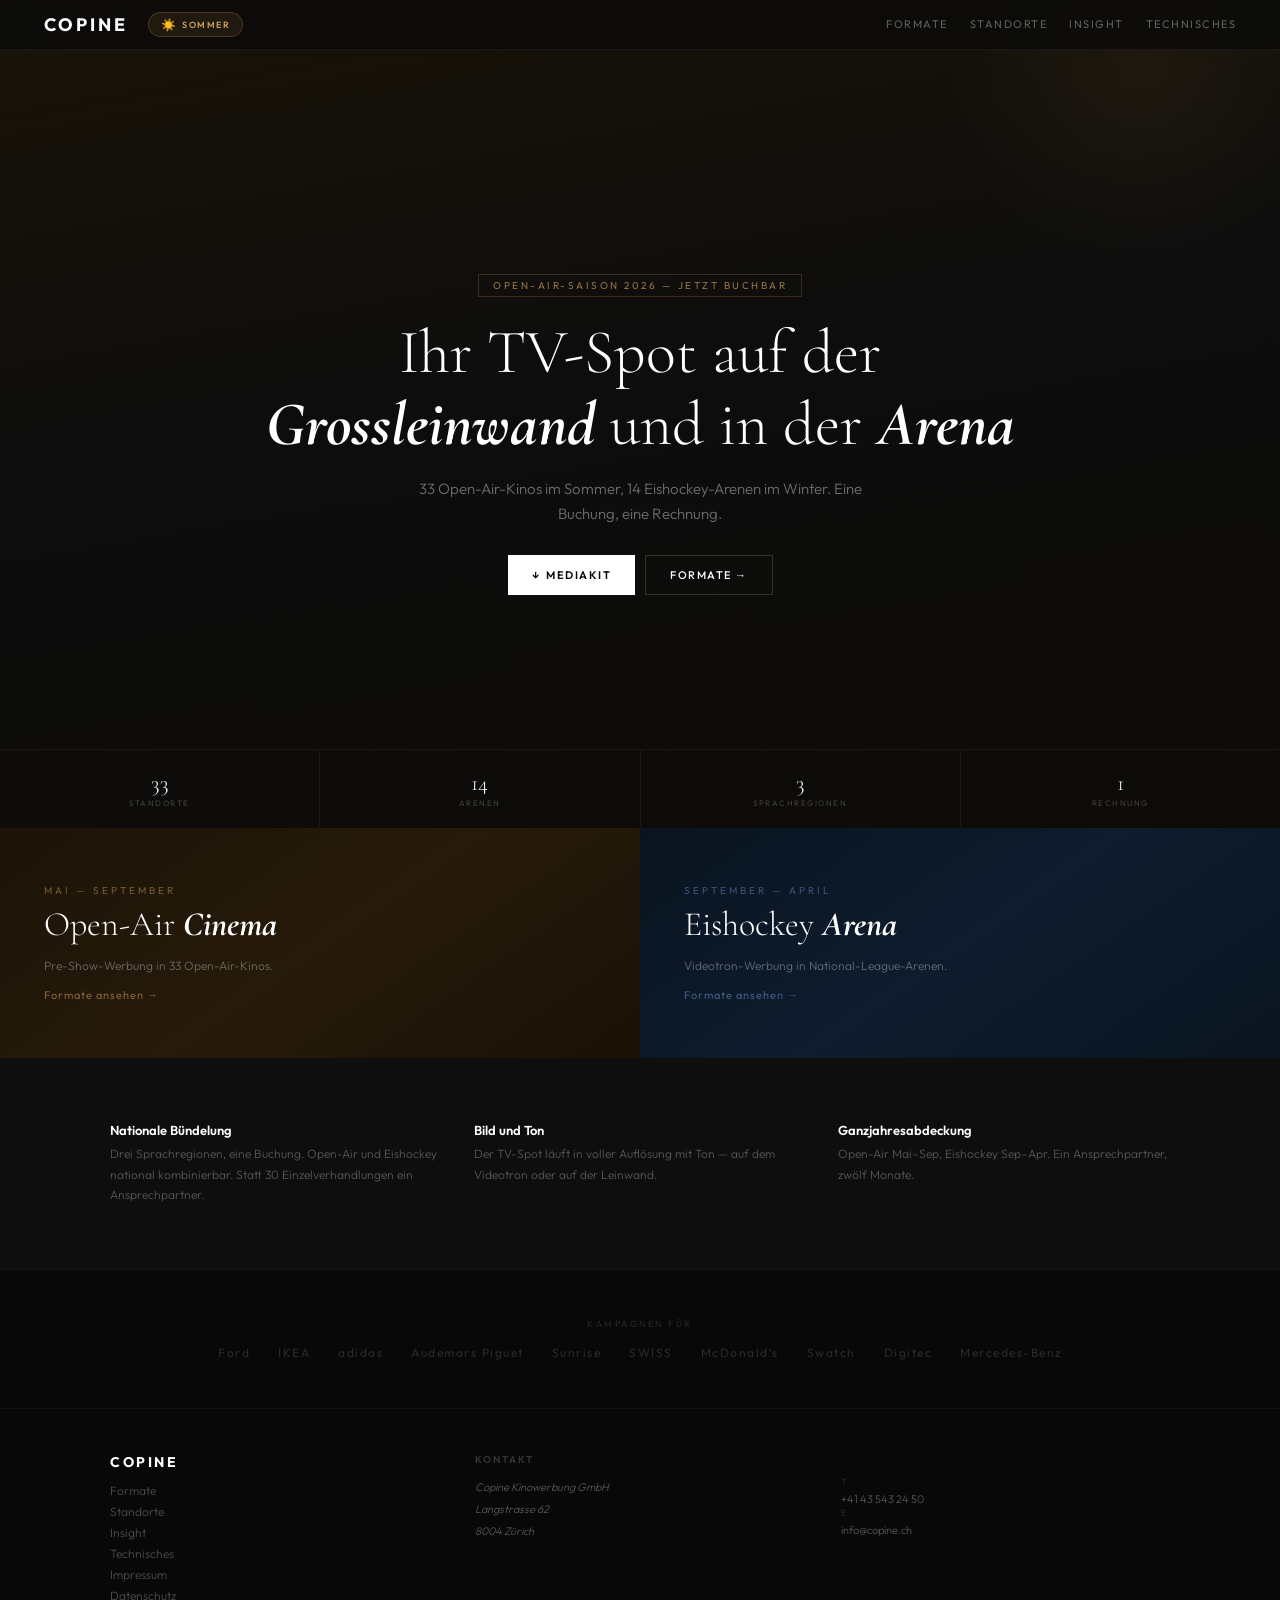
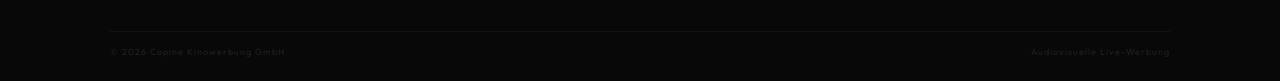
<file: index.html>
<!DOCTYPE html>
<html lang="de">
<head>
  <meta charset="UTF-8">
  <meta name="viewport" content="width=device-width, initial-scale=1.0">
  <title>Copine — Audiovisuelle Live-Werbung in Open-Air-Kinos und Eishockey-Arenen</title>
  <meta name="description" content="Audiovisuelle Werbung in 33 Open-Air-Kinos und 14 Eishockey-Arenen. Werbeinventar in der Deutschschweiz und Romandie (Open-Air) sowie allen drei Sprachregionen (Arena). Copine Kinowerbung GmbH, Zürich.">

  <link rel="canonical" href="https://copine.ch/">
  <link rel="icon" href="/favicon.ico" sizes="32x32">
  <link rel="icon" href="/favicon-192.png" sizes="192x192">
  <link rel="apple-touch-icon" href="/apple-touch-icon.png">
  <meta name="theme-color" content="#0a0a0a">
  <meta name="robots" content="index,follow">

  <!-- Open Graph -->
  <meta property="og:type" content="website">
  <meta property="og:locale" content="de_CH">
  <meta property="og:site_name" content="Copine">
  <meta property="og:url" content="https://copine.ch/">
  <meta property="og:title" content="Copine — Audiovisuelle Live-Werbung">
  <meta property="og:description" content="Werbung mit Bild und Ton in 33 Open-Air-Kinos und 14 Eishockey-Arenen. National buchbar.">
  <meta property="og:image" content="https://copine.ch/og-image.png">
  <meta property="og:image:width" content="1200">
  <meta property="og:image:height" content="630">

  <!-- Twitter Card -->
  <meta name="twitter:card" content="summary_large_image">
  <meta name="twitter:title" content="Copine — Audiovisuelle Live-Werbung">
  <meta name="twitter:description" content="Werbung mit Bild und Ton in 33 Open-Air-Kinos und 14 Eishockey-Arenen.">
  <meta name="twitter:image" content="https://copine.ch/og-image.png">

  <!-- Structured data -->
  <script type="application/ld+json">
  {
    "@context": "https://schema.org",
    "@type": "Organization",
    "name": "Copine Kinowerbung GmbH",
    "url": "https://copine.ch",
    "logo": "https://copine.ch/favicon.svg",
    "description": "Vermarkter von audiovisueller Live-Werbung in Open-Air-Kinos und Eishockey-Arenen der Schweiz.",
    "address": {
      "@type": "PostalAddress",
      "streetAddress": "Langstrasse 62",
      "postalCode": "8004",
      "addressLocality": "Zürich",
      "addressCountry": "CH"
    },
    "telephone": "+41435432450",
    "email": "info@copine.ch",
    "areaServed": "CH"
  }
  </script>

  <link rel="stylesheet" href="/styles.css">
</head>
<body class="season-summer">

  <a href="#main" class="sr-only">Zum Inhalt springen</a>

  <!-- NAV -->
  <nav class="nav" aria-label="Hauptnavigation">
    <div class="nav-inner">
      <div class="nav-left">
        <a href="/" class="nav-logo">Copine</a>
        <button type="button" class="season-toggle" data-season="summer">
          <span class="icon" aria-hidden="true">☀️</span>
          <span class="label">Sommer</span>
        </button>
      </div>
      <div class="nav-links desktop-only-flex">
        <a href="/formate" class="nav-link">Formate</a>
        <a href="/standorte" class="nav-link">Standorte</a>
        <a href="/insight" class="nav-link">Insight</a>
        <a href="/technisches" class="nav-link">Technisches</a>
      </div>
      <button type="button" class="hamburger">☰</button>
    </div>
    <div class="mobile-menu">
      <a href="/formate" class="mobile-link">Formate</a>
      <a href="/standorte" class="mobile-link">Standorte</a>
      <a href="/insight" class="mobile-link">Insight</a>
      <a href="/technisches" class="mobile-link">Technisches</a>
    </div>
  </nav>

  <main id="main">

  <!-- HERO -->
  <section class="hero" data-season="summer">
    <div class="hero-glow" aria-hidden="true"></div>
    <div class="hero-content">
      <div id="hero-badge" class="hero-badge">
        Open-Air-Saison 2026 — Jetzt buchbar
      </div>
      <h1 id="hero-title">Ihr TV-Spot auf der <span>Grossleinwand</span> und in der <span>Arena</span></h1>
      <p id="hero-sub" class="hero-sub">33 Open-Air-Kinos im Sommer, 14 Eishockey-Arenen im Winter. Eine Buchung, eine Rechnung.</p>
      <div class="hero-ctas">
        <a href="/mediakit.pdf" class="btn-mediakit" download><span aria-hidden="true">↓</span> Mediakit</a>
        <a href="/formate" class="btn-outline primary">Formate →</a>
      </div>
    </div>
    <div id="hero-stats" class="hero-stats">
      <div class="hero-stat"><div class="num">33</div><div class="lbl">Standorte</div></div>
      <div class="hero-stat"><div class="num">14</div><div class="lbl">Arenen</div></div>
      <div class="hero-stat"><div class="num">3</div><div class="lbl">Sprachregionen</div></div>
      <div class="hero-stat"><div class="num">1</div><div class="lbl">Rechnung</div></div>
    </div>
  </section>

  <!-- VERTICALS -->
  <section class="verticals">
    <a href="/formate" class="vertical-card cinema">
      <div class="season-label">Mai — September</div>
      <h2>Open-Air <span>Cinema</span></h2>
      <p>Pre-Show-Werbung in 33 Open-Air-Kinos.</p>
      <div class="arrow">Formate ansehen →</div>
    </a>
    <a href="/formate" class="vertical-card hockey">
      <div class="season-label">September — April</div>
      <h2>Eishockey <span>Arena</span></h2>
      <p>Videotron-Werbung in National-League-Arenen.</p>
      <div class="arrow">Formate ansehen →</div>
    </a>
  </section>

  <!-- USP -->
  <section class="usp-bar">
    <div class="usp-grid">
      <div class="usp-item">
        <h3>Nationale Bündelung</h3>
        <p>Drei Sprachregionen, eine Buchung. Open-Air und Eishockey national kombinierbar. Statt 30 Einzelverhandlungen ein Ansprechpartner.</p>
      </div>
      <div class="usp-item">
        <h3>Bild und Ton</h3>
        <p>Der TV-Spot läuft in voller Auflösung mit Ton — auf dem Videotron oder auf der Leinwand.</p>
      </div>
      <div class="usp-item">
        <h3>Ganzjahresabdeckung</h3>
        <p>Open-Air Mai–Sep, Eishockey Sep–Apr. Ein Ansprechpartner, zwölf Monate.</p>
      </div>
    </div>
  </section>

  <!-- REF BAR -->
  <section class="ref-bar">
    <div class="ref-bar-inner">
      <div class="sub">Kampagnen für</div>
      <div class="clients">
        <span class="client">Ford</span>
        <span class="client">IKEA</span>
        <span class="client">adidas</span>
        <span class="client">Audemars Piguet</span>
        <span class="client">Sunrise</span>
        <span class="client">SWISS</span>
        <span class="client">McDonald's</span>
        <span class="client">Swatch</span>
        <span class="client">Digitec</span>
        <span class="client">Mercedes-Benz</span>
      </div>
    </div>
  </section>

  </main>

  <!-- FOOTER -->
  <footer class="footer">
    <div class="footer-inner">
      <div class="footer-grid">
        <div>
          <div class="footer-logo">Copine</div>
          <div class="footer-nav">
            <a href="/formate">Formate</a>
            <a href="/standorte">Standorte</a>
            <a href="/insight">Insight</a>
            <a href="/technisches">Technisches</a>
            <a href="/impressum">Impressum</a>
            <a href="/datenschutz">Datenschutz</a>
          </div>
        </div>
        <div>
          <div class="footer-label">Kontakt</div>
          <address class="footer-addr">
            Copine Kinowerbung GmbH<br>
            Langstrasse 62<br>
            8004 Zürich
          </address>
        </div>
        <div class="desktop-only">
          <div class="footer-label">&nbsp;</div>
          <div>
            <div class="footer-contact-label">T</div>
            <a href="tel:+41435432450" class="footer-contact-val">+41 43 543 24 50</a>
          </div>
          <div>
            <div class="footer-contact-label">E</div>
            <a href="mailto:info&#64;copine.ch" class="footer-contact-val">info&#64;copine.ch</a>
          </div>
        </div>
      </div>
      <div class="footer-mobile-contact">
        <a href="tel:+41435432450">+41 43 543 24 50</a>
        <a href="mailto:info&#64;copine.ch">info&#64;copine.ch</a>
      </div>
      <div class="footer-bottom">
        <div class="footer-copy">© 2026 Copine Kinowerbung GmbH</div>
        <div class="footer-copy desktop-only">Audiovisuelle Live-Werbung</div>
      </div>
    </div>
  </footer>

  <script src="/script.js"></script>
</body>
</html>
</file>
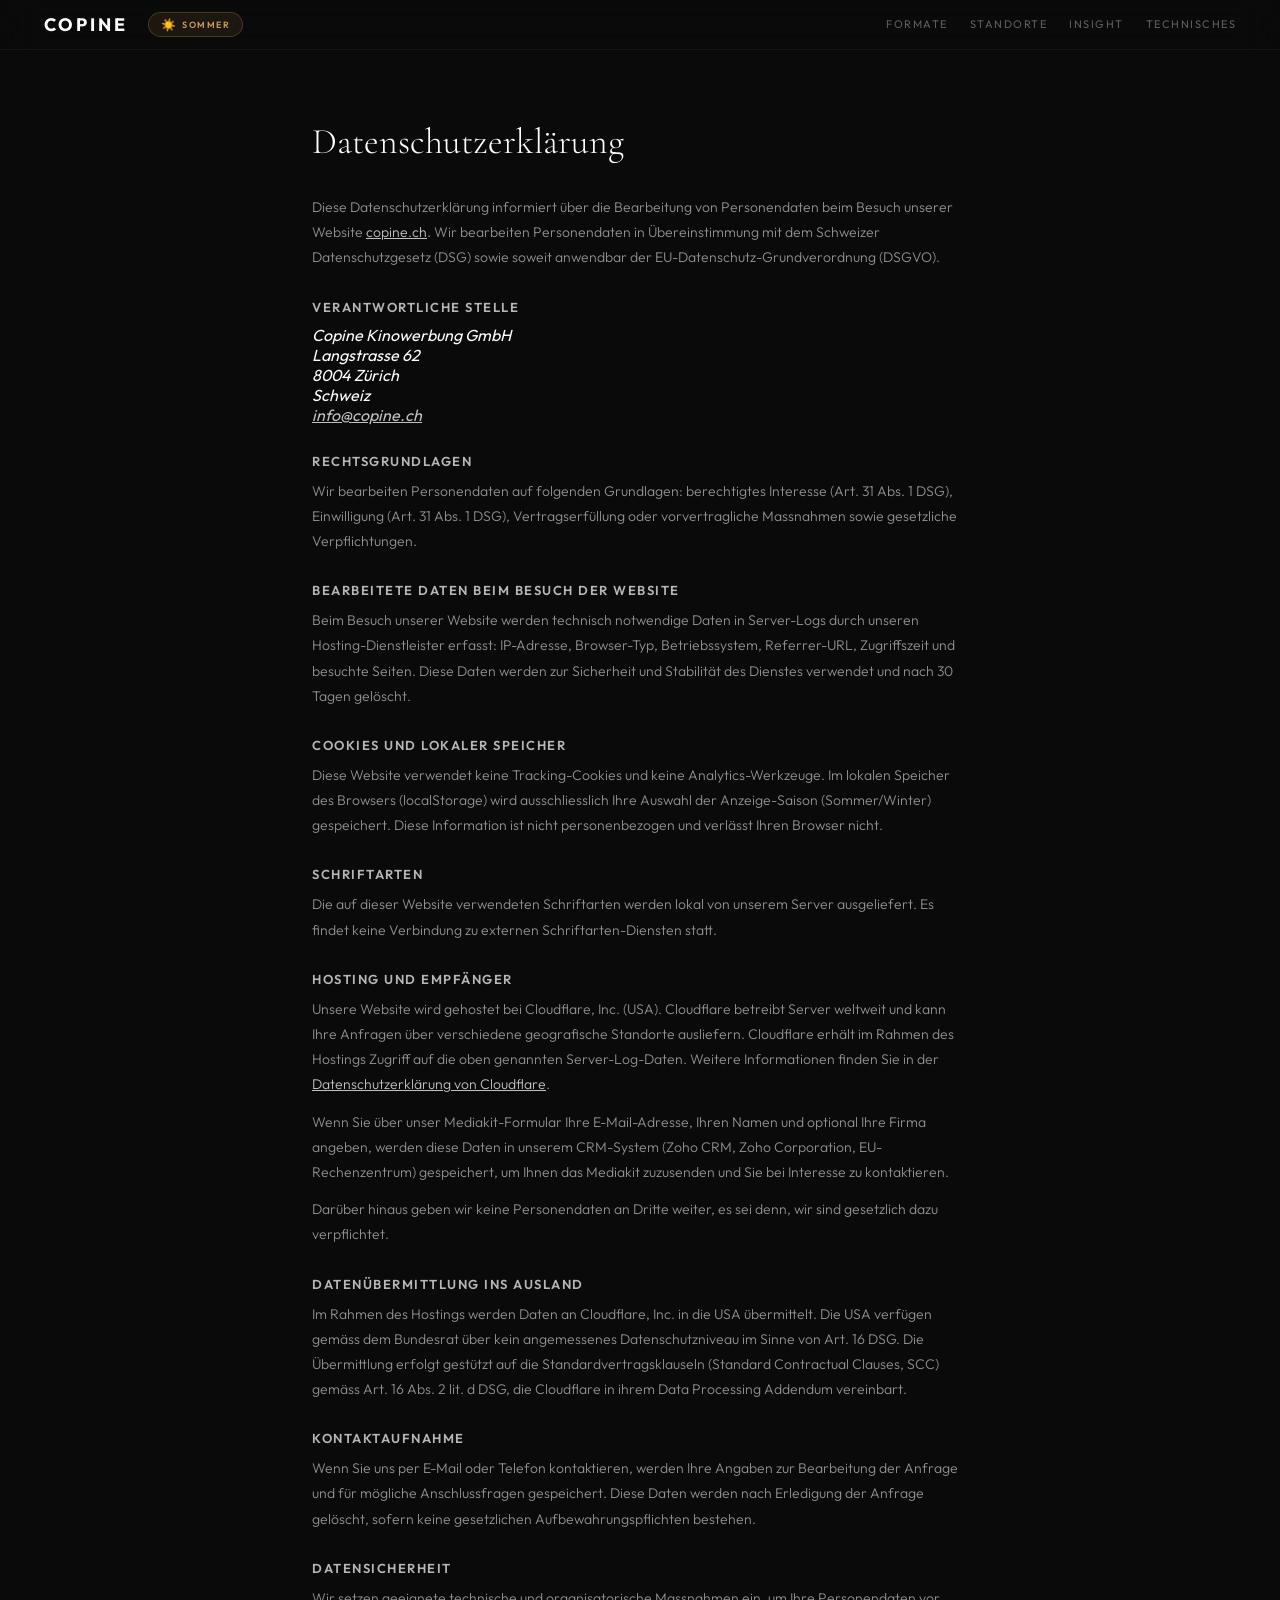
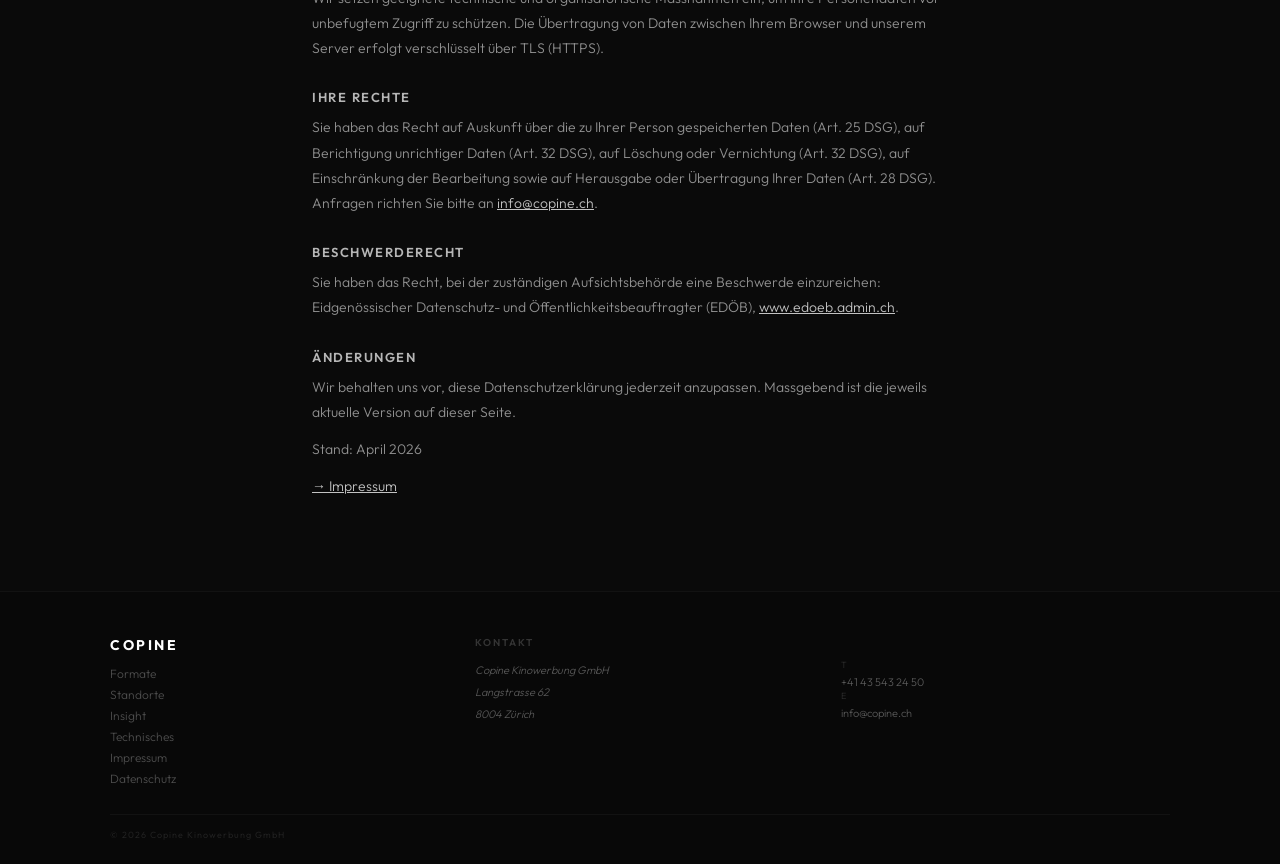
<file: datenschutz.html>
<!DOCTYPE html>
<html lang="de">
<head>
  <meta charset="UTF-8">
  <meta name="viewport" content="width=device-width, initial-scale=1.0">
  <title>Datenschutz — Copine</title>
  <meta name="description" content="Datenschutzerklärung der Copine Kinowerbung GmbH gemäss revidiertem DSG (nDSG).">
  <link rel="canonical" href="https://copine.ch/datenschutz">
  <link rel="icon" href="/favicon.ico" sizes="32x32">
  <link rel="icon" href="/favicon-192.png" sizes="192x192">
  <link rel="apple-touch-icon" href="/apple-touch-icon.png">
  <meta name="theme-color" content="#0a0a0a">
  <meta name="robots" content="index,follow">

  <meta property="og:type" content="website">
  <meta property="og:locale" content="de_CH">
  <meta property="og:site_name" content="Copine">
  <meta property="og:url" content="https://copine.ch/datenschutz">
  <meta property="og:title" content="Datenschutz — Copine">
  <meta property="og:description" content="Datenschutzerklärung der Copine Kinowerbung GmbH gemäss DSG.">
  <meta property="og:image" content="https://copine.ch/og-image.png">
  <meta property="og:image:width" content="1200">
  <meta property="og:image:height" content="630">

  <link rel="stylesheet" href="/styles.css">
</head>
<body class="season-summer">

  <a href="#main" class="sr-only">Zum Inhalt springen</a>

  <nav class="nav" aria-label="Hauptnavigation">
    <div class="nav-inner">
      <div class="nav-left">
        <a href="/" class="nav-logo">Copine</a>
        <button type="button" class="season-toggle" data-season="summer">
          <span class="icon" aria-hidden="true">☀️</span>
          <span class="label">Sommer</span>
        </button>
      </div>
      <div class="nav-links desktop-only-flex">
        <a href="/formate" class="nav-link">Formate</a>
        <a href="/standorte" class="nav-link">Standorte</a>
        <a href="/insight" class="nav-link">Insight</a>
        <a href="/technisches" class="nav-link">Technisches</a>
      </div>
      <button type="button" class="hamburger">☰</button>
    </div>
    <div class="mobile-menu">
      <a href="/formate" class="mobile-link">Formate</a>
      <a href="/standorte" class="mobile-link">Standorte</a>
      <a href="/insight" class="mobile-link">Insight</a>
      <a href="/technisches" class="mobile-link">Technisches</a>
    </div>
  </nav>

  <main id="main">
  <section class="legal-section">
    <h1>Datenschutzerklärung</h1>

    <p>
      Diese Datenschutzerklärung informiert über die Bearbeitung von
      Personendaten beim Besuch unserer Website
      <a href="https://copine.ch">copine.ch</a>. Wir bearbeiten Personendaten in
      Übereinstimmung mit dem Schweizer Datenschutzgesetz (DSG) sowie soweit
      anwendbar der EU-Datenschutz-Grundverordnung (DSGVO).
    </p>

    <h2>Verantwortliche Stelle</h2>
    <address>
      Copine Kinowerbung GmbH<br>
      Langstrasse 62<br>
      8004 Zürich<br>
      Schweiz<br>
      <a href="mailto:info&#64;copine.ch">info&#64;copine.ch</a>
    </address>

    <h2>Rechtsgrundlagen</h2>
    <p>
      Wir bearbeiten Personendaten auf folgenden Grundlagen: berechtigtes
      Interesse (Art. 31 Abs. 1 DSG), Einwilligung (Art. 31 Abs. 1 DSG),
      Vertragserfüllung oder vorvertragliche Massnahmen sowie gesetzliche
      Verpflichtungen.
    </p>

    <h2>Bearbeitete Daten beim Besuch der Website</h2>
    <p>
      Beim Besuch unserer Website werden technisch notwendige Daten in
      Server-Logs durch unseren Hosting-Dienstleister erfasst: IP-Adresse,
      Browser-Typ, Betriebssystem, Referrer-URL, Zugriffszeit und besuchte
      Seiten. Diese Daten werden zur Sicherheit und Stabilität des Dienstes
      verwendet und nach 30 Tagen gelöscht.
    </p>

    <h2>Cookies und lokaler Speicher</h2>
    <p>
      Diese Website verwendet keine Tracking-Cookies und keine
      Analytics-Werkzeuge. Im lokalen Speicher des Browsers (localStorage) wird
      ausschliesslich Ihre Auswahl der Anzeige-Saison (Sommer/Winter)
      gespeichert. Diese Information ist nicht personenbezogen und verlässt
      Ihren Browser nicht.
    </p>

    <h2>Schriftarten</h2>
    <p>
      Die auf dieser Website verwendeten Schriftarten werden lokal von
      unserem Server ausgeliefert. Es findet keine Verbindung zu externen
      Schriftarten-Diensten statt.
    </p>

    <h2>Hosting und Empfänger</h2>
    <p>
      Unsere Website wird gehostet bei Cloudflare, Inc. (USA). Cloudflare
      betreibt Server weltweit und kann Ihre Anfragen über verschiedene
      geografische Standorte ausliefern. Cloudflare erhält im Rahmen des
      Hostings Zugriff auf die oben genannten Server-Log-Daten. Weitere
      Informationen finden Sie in der
      <a href="https://www.cloudflare.com/privacypolicy/" rel="noopener" target="_blank">Datenschutzerklärung von Cloudflare</a>.
    </p>
    <p>
      Wenn Sie über unser Mediakit-Formular Ihre E-Mail-Adresse, Ihren Namen
      und optional Ihre Firma angeben, werden diese Daten in unserem
      CRM-System (Zoho CRM, Zoho Corporation, EU-Rechenzentrum) gespeichert,
      um Ihnen das Mediakit zuzusenden und Sie bei Interesse zu kontaktieren.
    </p>
    <p>
      Darüber hinaus geben wir keine Personendaten an Dritte weiter, es sei
      denn, wir sind gesetzlich dazu verpflichtet.
    </p>

    <h2>Datenübermittlung ins Ausland</h2>
    <p>
      Im Rahmen des Hostings werden Daten an Cloudflare, Inc. in die USA
      übermittelt. Die USA verfügen gemäss dem Bundesrat über kein angemessenes
      Datenschutzniveau im Sinne von Art. 16 DSG. Die Übermittlung erfolgt
      gestützt auf die Standardvertragsklauseln (Standard Contractual Clauses,
      SCC) gemäss Art. 16 Abs. 2 lit. d DSG, die Cloudflare in ihrem Data
      Processing Addendum vereinbart.
    </p>

    <h2>Kontaktaufnahme</h2>
    <p>
      Wenn Sie uns per E-Mail oder Telefon kontaktieren, werden Ihre Angaben
      zur Bearbeitung der Anfrage und für mögliche Anschlussfragen gespeichert.
      Diese Daten werden nach Erledigung der Anfrage gelöscht, sofern keine
      gesetzlichen Aufbewahrungspflichten bestehen.
    </p>

    <h2>Datensicherheit</h2>
    <p>
      Wir setzen geeignete technische und organisatorische Massnahmen ein, um
      Ihre Personendaten vor unbefugtem Zugriff zu schützen. Die Übertragung
      von Daten zwischen Ihrem Browser und unserem Server erfolgt
      verschlüsselt über TLS (HTTPS).
    </p>

    <h2>Ihre Rechte</h2>
    <p>
      Sie haben das Recht auf Auskunft über die zu Ihrer Person gespeicherten
      Daten (Art. 25 DSG), auf Berichtigung unrichtiger Daten (Art. 32 DSG),
      auf Löschung oder Vernichtung (Art. 32 DSG), auf Einschränkung der
      Bearbeitung sowie auf Herausgabe oder Übertragung Ihrer Daten
      (Art. 28 DSG). Anfragen richten Sie bitte an
      <a href="mailto:info&#64;copine.ch">info&#64;copine.ch</a>.
    </p>

    <h2>Beschwerderecht</h2>
    <p>
      Sie haben das Recht, bei der zuständigen Aufsichtsbehörde eine
      Beschwerde einzureichen: Eidgenössischer Datenschutz- und
      Öffentlichkeitsbeauftragter (EDÖB),
      <a href="https://www.edoeb.admin.ch" rel="noopener" target="_blank">www.edoeb.admin.ch</a>.
    </p>

    <h2>Änderungen</h2>
    <p>
      Wir behalten uns vor, diese Datenschutzerklärung jederzeit anzupassen.
      Massgebend ist die jeweils aktuelle Version auf dieser Seite.
    </p>
    <p>Stand: April 2026</p>

    <p><a href="/impressum">→ Impressum</a></p>
  </section>
  </main>

  <footer class="footer">
    <div class="footer-inner">
      <div class="footer-grid">
        <div>
          <div class="footer-logo">Copine</div>
          <div class="footer-nav">
            <a href="/formate">Formate</a>
            <a href="/standorte">Standorte</a>
            <a href="/insight">Insight</a>
            <a href="/technisches">Technisches</a>
            <a href="/impressum">Impressum</a>
            <a href="/datenschutz">Datenschutz</a>
          </div>
        </div>
        <div>
          <div class="footer-label">Kontakt</div>
          <address class="footer-addr">Copine Kinowerbung GmbH<br>Langstrasse 62<br>8004 Zürich</address>
        </div>
        <div class="desktop-only">
          <div class="footer-label">&nbsp;</div>
          <div><div class="footer-contact-label">T</div><a href="tel:+41435432450" class="footer-contact-val">+41 43 543 24 50</a></div>
          <div><div class="footer-contact-label">E</div><a href="mailto:info&#64;copine.ch" class="footer-contact-val">info&#64;copine.ch</a></div>
        </div>
      </div>
      <div class="footer-bottom">
        <div class="footer-copy">© 2026 Copine Kinowerbung GmbH</div>
      </div>
    </div>
  </footer>

  <script src="/script.js"></script>
</body>
</html>
</file>
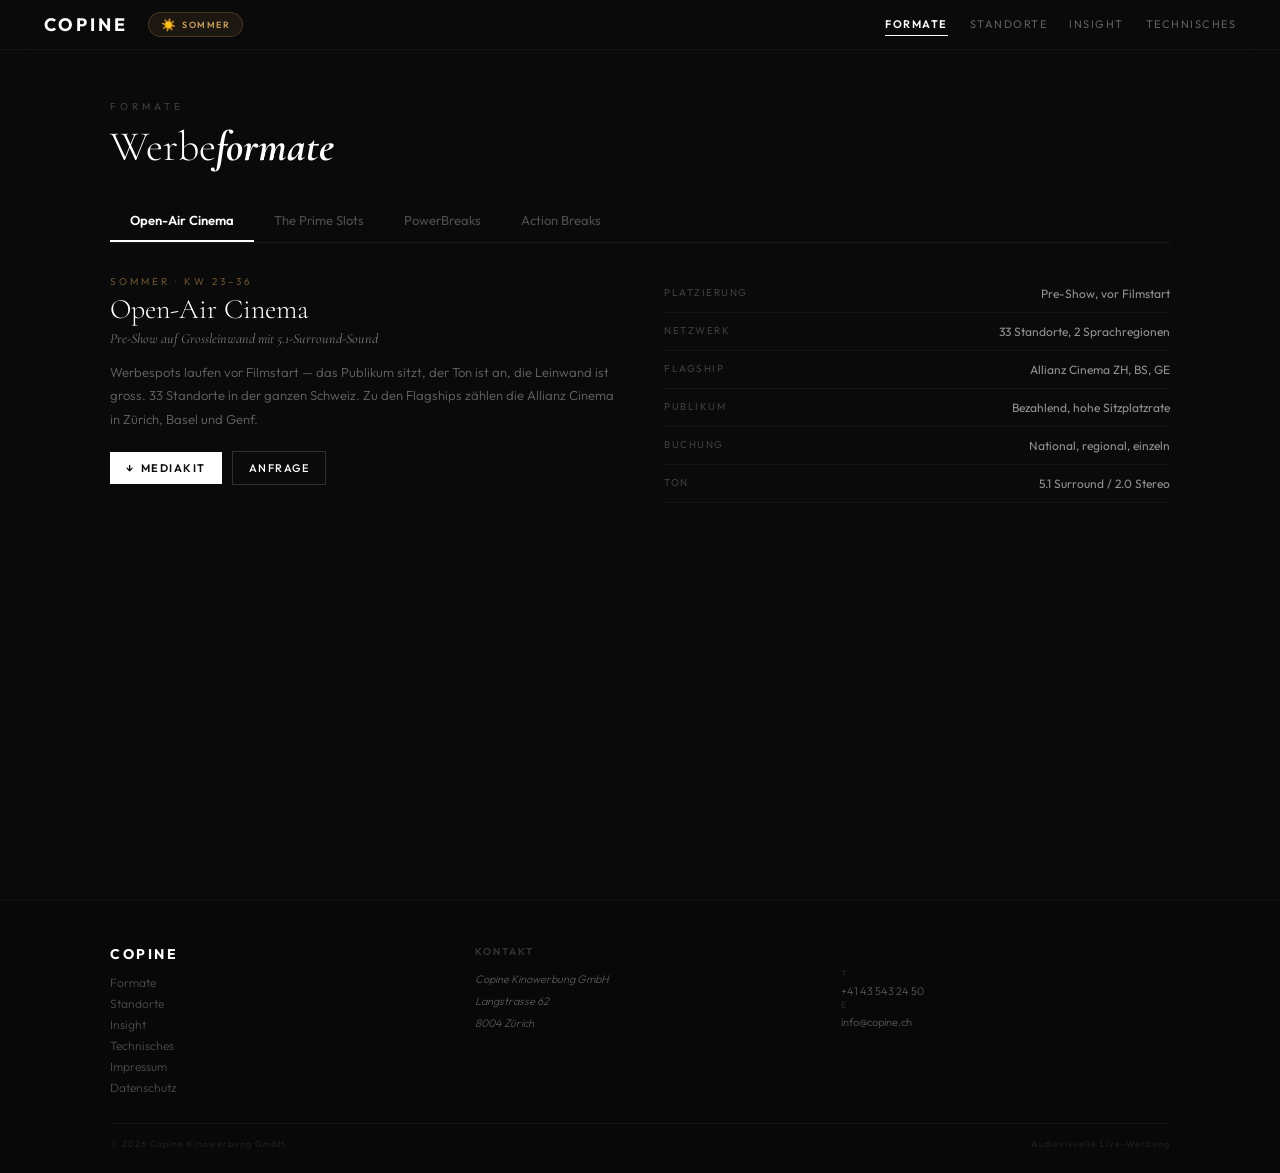
<file: formate.html>
<!DOCTYPE html>
<html lang="de">
<head>
  <meta charset="UTF-8">
  <meta name="viewport" content="width=device-width, initial-scale=1.0">
  <title>Werbeformate — Copine</title>
  <meta name="description" content="Werbeformate: Open-Air Cinema Pre-Show, The Prime Slots, PowerBreaks, Action Breaks. Audiovisuelle Live-Werbung mit Bild und Ton.">

  <link rel="canonical" href="https://copine.ch/formate">
  <link rel="icon" href="/favicon.ico" sizes="32x32">
  <link rel="icon" href="/favicon-192.png" sizes="192x192">
  <link rel="apple-touch-icon" href="/apple-touch-icon.png">
  <meta name="theme-color" content="#0a0a0a">
  <meta name="robots" content="index,follow">

  <meta property="og:type" content="website">
  <meta property="og:locale" content="de_CH">
  <meta property="og:site_name" content="Copine">
  <meta property="og:url" content="https://copine.ch/formate">
  <meta property="og:title" content="Werbeformate — Copine">
  <meta property="og:description" content="Open-Air Cinema, The Prime Slots, PowerBreaks, Action Breaks.">
  <meta property="og:image" content="https://copine.ch/og-image.png">
  <meta property="og:image:width" content="1200">
  <meta property="og:image:height" content="630">
  <meta name="twitter:card" content="summary_large_image">

  <link rel="stylesheet" href="/styles.css">
</head>
<body class="season-summer">

  <a href="#main" class="sr-only">Zum Inhalt springen</a>

  <nav class="nav" aria-label="Hauptnavigation">
    <div class="nav-inner">
      <div class="nav-left">
        <a href="/" class="nav-logo">Copine</a>
        <button type="button" class="season-toggle" data-season="summer">
          <span class="icon" aria-hidden="true">☀️</span>
          <span class="label">Sommer</span>
        </button>
      </div>
      <div class="nav-links desktop-only-flex">
        <a href="/formate" class="nav-link active" aria-current="page">Formate</a>
        <a href="/standorte" class="nav-link">Standorte</a>
        <a href="/insight" class="nav-link">Insight</a>
        <a href="/technisches" class="nav-link">Technisches</a>
      </div>
      <button type="button" class="hamburger">☰</button>
    </div>
    <div class="mobile-menu">
      <a href="/formate" class="mobile-link active" aria-current="page">Formate</a>
      <a href="/standorte" class="mobile-link">Standorte</a>
      <a href="/insight" class="mobile-link">Insight</a>
      <a href="/technisches" class="mobile-link">Technisches</a>
    </div>
  </nav>

  <main id="main">

  <section class="section fade">
    <div class="section-inner">
      <div class="section-tag">Formate</div>
      <h1 class="section-title">Werbe<em>formate</em></h1>

      <div class="format-tabs" role="tablist">
        <button type="button" class="format-tab active" data-format="cinema">Open-Air Cinema</button>
        <button type="button" class="format-tab" data-format="prime">The Prime Slots</button>
        <button type="button" class="format-tab" data-format="power">PowerBreaks</button>
        <button type="button" class="format-tab" data-format="action">Action Breaks</button>
      </div>

      <!-- CINEMA -->
      <div class="format-panel format-detail cta-row-cinema" data-format="cinema">
        <div>
          <div class="format-season-label">Sommer · KW 23–36</div>
          <h2 class="format-h2">Open-Air Cinema</h2>
          <p class="format-tag">Pre-Show auf Grossleinwand mit 5.1-Surround-Sound</p>
          <p class="format-desc">Werbespots laufen vor Filmstart — das Publikum sitzt, der Ton ist an, die Leinwand ist gross. 33 Standorte in der ganzen Schweiz. Zu den Flagships zählen die Allianz Cinema in Zürich, Basel und Genf.</p>
          <div class="cta-row">
            <a href="/mediakit.pdf" class="btn-mediakit small" download><span aria-hidden="true">↓</span> Mediakit</a>
            <a href="mailto:info&#64;copine.ch?subject=Anfrage%3A%20Open-Air%20Cinema" class="btn-outline">Anfrage</a>
          </div>
        </div>
        <div>
          <div class="spec-row"><span class="spec-label">Platzierung</span><span class="spec-value">Pre-Show, vor Filmstart</span></div>
          <div class="spec-row"><span class="spec-label">Netzwerk</span><span class="spec-value">33 Standorte, 2 Sprachregionen</span></div>
          <div class="spec-row"><span class="spec-label">Flagship</span><span class="spec-value">Allianz Cinema ZH, BS, GE</span></div>
          <div class="spec-row"><span class="spec-label">Publikum</span><span class="spec-value">Bezahlend, hohe Sitzplatzrate</span></div>
          <div class="spec-row"><span class="spec-label">Buchung</span><span class="spec-value">National, regional, einzeln</span></div>
          <div class="spec-row"><span class="spec-label">Ton</span><span class="spec-value">5.1 Surround / 2.0 Stereo</span></div>
        </div>
      </div>

      <!-- PRIME SLOTS -->
      <div class="format-panel format-detail cta-row-hockey" data-format="prime">
        <div>
          <div class="format-season-label">Regular Season · Sep–Mär</div>
          <h2 class="format-h2">The Prime Slots</h2>
          <p class="format-tag">Videotron-Spot in der Drittelpause</p>
          <p class="format-desc">Werbespot auf dem Videowürfel (2.0 Stereo mit Ton) und InHouse-TV-Netzwerk (ohne Ton). Drittelpause, max. 30 Sekunden.</p>
          <div class="cta-row">
            <a href="/mediakit.pdf" class="btn-mediakit small" download><span aria-hidden="true">↓</span> Mediakit</a>
            <a href="mailto:info&#64;copine.ch?subject=Anfrage%3A%20The%20Prime%20Slots" class="btn-outline">Anfrage</a>
          </div>
        </div>
        <div>
          <div class="spec-row"><span class="spec-label">Platzierung</span><span class="spec-value">Drittelpause, Premium</span></div>
          <div class="spec-row"><span class="spec-label">Frequenz</span><span class="spec-value">4× pro Spiel</span></div>
          <div class="spec-row"><span class="spec-label">Spotlänge</span><span class="spec-value">Max. 30 Sek.</span></div>
          <div class="spec-row"><span class="spec-label">Buchung</span><span class="spec-value">Spielrunde bis Saison</span></div>
          <div class="spec-row"><span class="spec-label">Videotron</span><span class="spec-value">2.0 Stereo mit Ton</span></div>
          <div class="spec-row"><span class="spec-label">Netzwerk</span><span class="spec-value">InHouse-TV-Netzwerk, ohne Ton</span></div>
        </div>
      </div>

      <!-- POWERBREAKS -->
      <div class="format-panel format-detail cta-row-hockey" data-format="power">
        <div>
          <div class="format-season-label">Playoffs · Mär–Apr</div>
          <h2 class="format-h2">PowerBreaks</h2>
          <p class="format-tag">In-Game, ein Kunde pro Serie</p>
          <p class="format-desc">Werbespot während der TV-Timeouts in den Playoffs. 3× pro Spiel. Ein Werbepartner pro Arena und Serie. Max. 30 Sekunden.</p>
          <div class="cta-row">
            <a href="/mediakit.pdf" class="btn-mediakit small" download><span aria-hidden="true">↓</span> Mediakit</a>
            <a href="mailto:info&#64;copine.ch?subject=Anfrage%3A%20PowerBreaks" class="btn-outline">Anfrage</a>
          </div>
        </div>
        <div>
          <div class="spec-row"><span class="spec-label">Platzierung</span><span class="spec-value">TV-Timeout, In-Game</span></div>
          <div class="spec-row"><span class="spec-label">Frequenz</span><span class="spec-value">3× pro Spiel</span></div>
          <div class="spec-row"><span class="spec-label">Spotlänge</span><span class="spec-value">Max. 30 Sek.</span></div>
          <div class="spec-row"><span class="spec-label">Exklusivität</span><span class="spec-value">1 Kunde pro Arena und Serie</span></div>
          <div class="spec-row"><span class="spec-label">Verfügbarkeit</span><span class="spec-value">Play-In bis Final</span></div>
          <div class="spec-row"><span class="spec-label">Ton</span><span class="spec-value">2.0 Stereo (Videotron)</span></div>
        </div>
      </div>

      <!-- ACTION BREAKS -->
      <div class="format-panel format-detail cta-row-hockey" data-format="action">
        <div>
          <div class="format-season-label">Pilot 26/27</div>
          <h2 class="format-h2">Action Breaks</h2>
          <p class="format-tag">Erste Spielunterbrechung pro Drittel</p>
          <p class="format-desc">Erste Spielunterbrechung jedes Drittels. 3× pro Spiel, max. 20 Sekunden. Pilotphase.</p>
          <div class="cta-row">
            <a href="/mediakit.pdf" class="btn-mediakit small" download><span aria-hidden="true">↓</span> Mediakit</a>
            <a href="mailto:info&#64;copine.ch?subject=Anfrage%3A%20Action%20Breaks" class="btn-outline">Anfrage</a>
          </div>
        </div>
        <div>
          <div class="spec-row"><span class="spec-label">Platzierung</span><span class="spec-value">1. Unterbrechung / Drittel</span></div>
          <div class="spec-row"><span class="spec-label">Frequenz</span><span class="spec-value">3× pro Spiel</span></div>
          <div class="spec-row"><span class="spec-label">Spotlänge</span><span class="spec-value">Max. 20 Sek.</span></div>
          <div class="spec-row"><span class="spec-label">Status</span><span class="spec-value">Pilot 2026/27</span></div>
          <div class="spec-row"><span class="spec-label">Format</span><span class="spec-value">In-Game</span></div>
          <div class="spec-row"><span class="spec-label">Ton</span><span class="spec-value">2.0 Stereo (Videotron)</span></div>
        </div>
      </div>

    </div>
  </section>

  </main>

  <footer class="footer">
    <div class="footer-inner">
      <div class="footer-grid">
        <div>
          <div class="footer-logo">Copine</div>
          <div class="footer-nav">
            <a href="/formate">Formate</a>
            <a href="/standorte">Standorte</a>
            <a href="/insight">Insight</a>
            <a href="/technisches">Technisches</a>
            <a href="/impressum">Impressum</a>
            <a href="/datenschutz">Datenschutz</a>
          </div>
        </div>
        <div>
          <div class="footer-label">Kontakt</div>
          <address class="footer-addr">Copine Kinowerbung GmbH<br>Langstrasse 62<br>8004 Zürich</address>
        </div>
        <div class="desktop-only">
          <div class="footer-label">&nbsp;</div>
          <div><div class="footer-contact-label">T</div><a href="tel:+41435432450" class="footer-contact-val">+41 43 543 24 50</a></div>
          <div><div class="footer-contact-label">E</div><a href="mailto:info&#64;copine.ch" class="footer-contact-val">info&#64;copine.ch</a></div>
        </div>
      </div>
      <div class="footer-mobile-contact">
        <a href="tel:+41435432450">+41 43 543 24 50</a>
        <a href="mailto:info&#64;copine.ch">info&#64;copine.ch</a>
      </div>
      <div class="footer-bottom">
        <div class="footer-copy">© 2026 Copine Kinowerbung GmbH</div>
        <div class="footer-copy desktop-only">Audiovisuelle Live-Werbung</div>
      </div>
    </div>
  </footer>

  <script src="/script.js"></script>
</body>
</html>
</file>
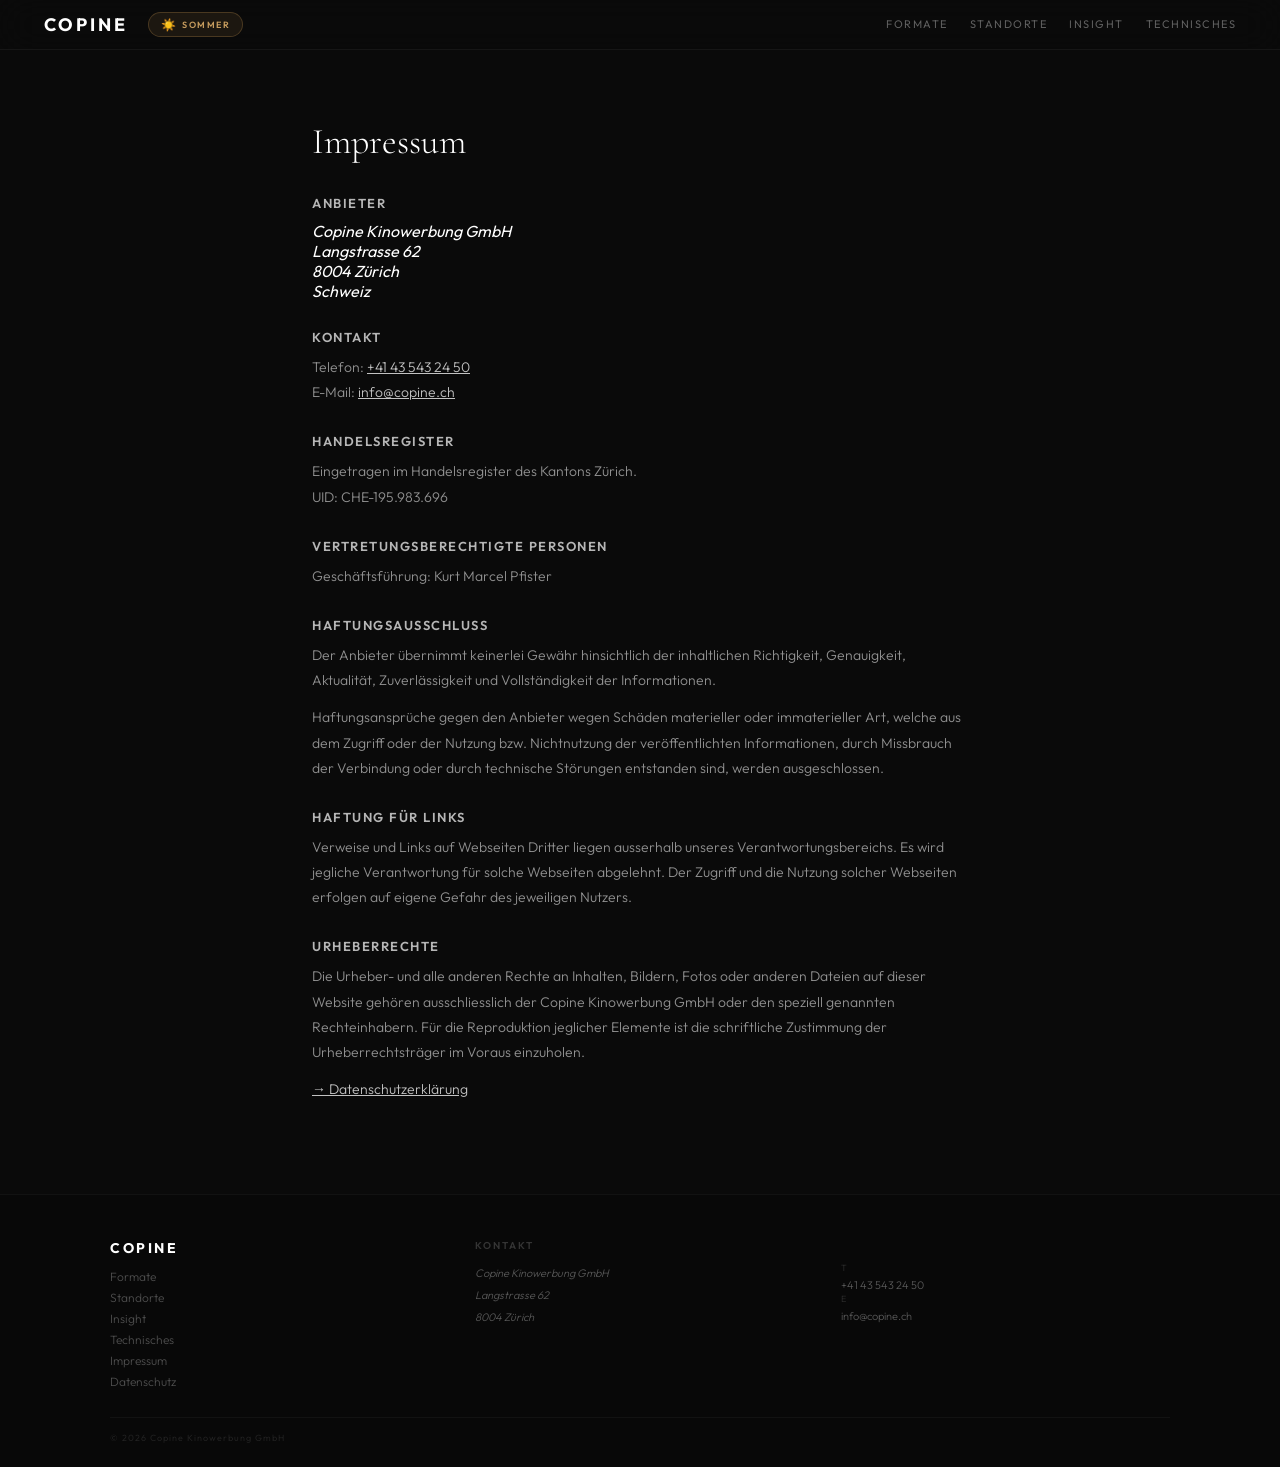
<file: impressum.html>
<!DOCTYPE html>
<html lang="de">
<head>
  <meta charset="UTF-8">
  <meta name="viewport" content="width=device-width, initial-scale=1.0">
  <title>Impressum — Copine</title>
  <meta name="description" content="Impressum der Copine Kinowerbung GmbH, Zürich.">
  <link rel="canonical" href="https://copine.ch/impressum">
  <link rel="icon" href="/favicon.ico" sizes="32x32">
  <link rel="icon" href="/favicon-192.png" sizes="192x192">
  <link rel="apple-touch-icon" href="/apple-touch-icon.png">
  <meta name="theme-color" content="#0a0a0a">
  <meta name="robots" content="index,follow">

  <meta property="og:type" content="website">
  <meta property="og:locale" content="de_CH">
  <meta property="og:site_name" content="Copine">
  <meta property="og:url" content="https://copine.ch/impressum">
  <meta property="og:title" content="Impressum — Copine">
  <meta property="og:description" content="Impressum der Copine Kinowerbung GmbH, Zürich.">
  <meta property="og:image" content="https://copine.ch/og-image.png">
  <meta property="og:image:width" content="1200">
  <meta property="og:image:height" content="630">

  <link rel="stylesheet" href="/styles.css">
</head>
<body class="season-summer">

  <a href="#main" class="sr-only">Zum Inhalt springen</a>

  <nav class="nav" aria-label="Hauptnavigation">
    <div class="nav-inner">
      <div class="nav-left">
        <a href="/" class="nav-logo">Copine</a>
        <button type="button" class="season-toggle" data-season="summer">
          <span class="icon" aria-hidden="true">☀️</span>
          <span class="label">Sommer</span>
        </button>
      </div>
      <div class="nav-links desktop-only-flex">
        <a href="/formate" class="nav-link">Formate</a>
        <a href="/standorte" class="nav-link">Standorte</a>
        <a href="/insight" class="nav-link">Insight</a>
        <a href="/technisches" class="nav-link">Technisches</a>
      </div>
      <button type="button" class="hamburger">☰</button>
    </div>
    <div class="mobile-menu">
      <a href="/formate" class="mobile-link">Formate</a>
      <a href="/standorte" class="mobile-link">Standorte</a>
      <a href="/insight" class="mobile-link">Insight</a>
      <a href="/technisches" class="mobile-link">Technisches</a>
    </div>
  </nav>

  <main id="main">
  <section class="legal-section">
    <h1>Impressum</h1>

    <h2>Anbieter</h2>
    <address>
      Copine Kinowerbung GmbH<br>
      Langstrasse 62<br>
      8004 Zürich<br>
      Schweiz
    </address>

    <h2>Kontakt</h2>
    <p>
      Telefon: <a href="tel:+41435432450">+41 43 543 24 50</a><br>
      E-Mail: <a href="mailto:info&#64;copine.ch">info&#64;copine.ch</a>
    </p>

    <h2>Handelsregister</h2>
    <p>
      Eingetragen im Handelsregister des Kantons Zürich.<br>
      UID: CHE-195.983.696
    </p>

    <h2>Vertretungsberechtigte Personen</h2>
    <p>Geschäftsführung: Kurt Marcel Pfister</p>

    <h2>Haftungsausschluss</h2>
    <p>
      Der Anbieter übernimmt keinerlei Gewähr hinsichtlich der inhaltlichen
      Richtigkeit, Genauigkeit, Aktualität, Zuverlässigkeit und Vollständigkeit
      der Informationen.
    </p>
    <p>
      Haftungsansprüche gegen den Anbieter wegen Schäden materieller oder
      immaterieller Art, welche aus dem Zugriff oder der Nutzung bzw.
      Nichtnutzung der veröffentlichten Informationen, durch Missbrauch der
      Verbindung oder durch technische Störungen entstanden sind, werden
      ausgeschlossen.
    </p>

    <h2>Haftung für Links</h2>
    <p>
      Verweise und Links auf Webseiten Dritter liegen ausserhalb unseres
      Verantwortungsbereichs. Es wird jegliche Verantwortung für solche
      Webseiten abgelehnt. Der Zugriff und die Nutzung solcher Webseiten
      erfolgen auf eigene Gefahr des jeweiligen Nutzers.
    </p>

    <h2>Urheberrechte</h2>
    <p>
      Die Urheber- und alle anderen Rechte an Inhalten, Bildern, Fotos oder
      anderen Dateien auf dieser Website gehören ausschliesslich der Copine
      Kinowerbung GmbH oder den speziell genannten Rechteinhabern. Für die
      Reproduktion jeglicher Elemente ist die schriftliche Zustimmung der
      Urheberrechtsträger im Voraus einzuholen.
    </p>

    <p><a href="/datenschutz">→ Datenschutzerklärung</a></p>
  </section>
  </main>

  <footer class="footer">
    <div class="footer-inner">
      <div class="footer-grid">
        <div>
          <div class="footer-logo">Copine</div>
          <div class="footer-nav">
            <a href="/formate">Formate</a>
            <a href="/standorte">Standorte</a>
            <a href="/insight">Insight</a>
            <a href="/technisches">Technisches</a>
            <a href="/impressum">Impressum</a>
            <a href="/datenschutz">Datenschutz</a>
          </div>
        </div>
        <div>
          <div class="footer-label">Kontakt</div>
          <address class="footer-addr">Copine Kinowerbung GmbH<br>Langstrasse 62<br>8004 Zürich</address>
        </div>
        <div class="desktop-only">
          <div class="footer-label">&nbsp;</div>
          <div><div class="footer-contact-label">T</div><a href="tel:+41435432450" class="footer-contact-val">+41 43 543 24 50</a></div>
          <div><div class="footer-contact-label">E</div><a href="mailto:info&#64;copine.ch" class="footer-contact-val">info&#64;copine.ch</a></div>
        </div>
      </div>
      <div class="footer-bottom">
        <div class="footer-copy">© 2026 Copine Kinowerbung GmbH</div>
      </div>
    </div>
  </footer>

  <script src="/script.js"></script>
</body>
</html>
</file>
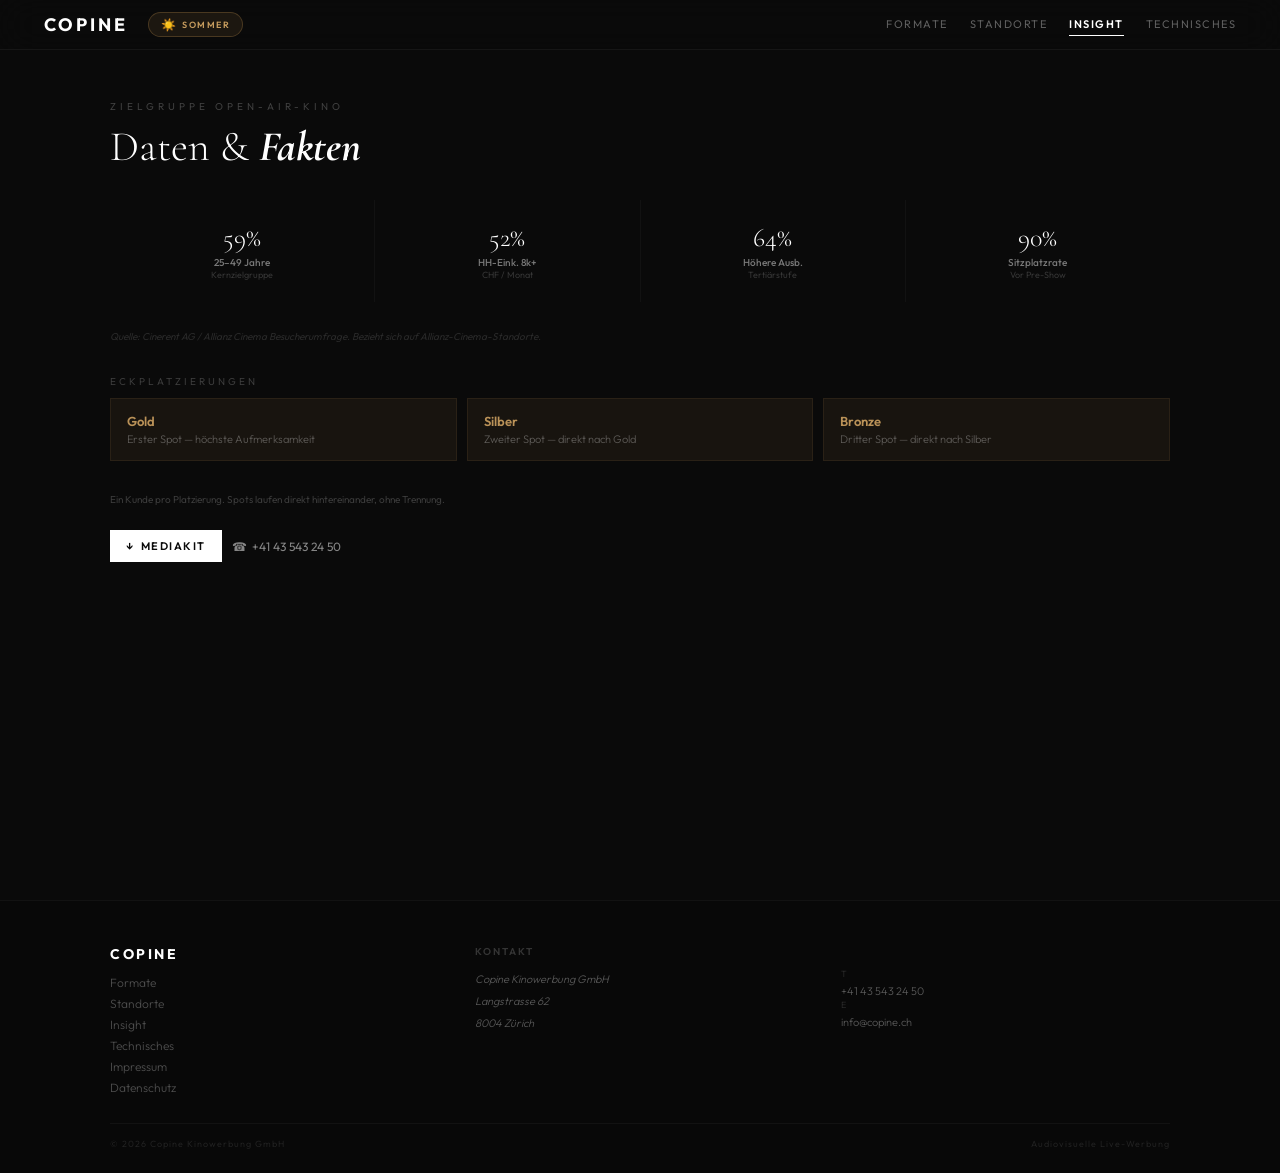
<file: insight.html>
<!DOCTYPE html>
<html lang="de">
<head>
  <meta charset="UTF-8">
  <meta name="viewport" content="width=device-width, initial-scale=1.0">
  <title>Insight — Copine</title>
  <meta name="description" content="Daten und Fakten: Demografie Open-Air-Kino, Arena-Zuschauerschnitte, Saisonverlauf National League.">

  <link rel="canonical" href="https://copine.ch/insight">
  <link rel="icon" href="/favicon.ico" sizes="32x32">
  <link rel="icon" href="/favicon-192.png" sizes="192x192">
  <link rel="apple-touch-icon" href="/apple-touch-icon.png">
  <meta name="theme-color" content="#0a0a0a">
  <meta name="robots" content="index,follow">

  <meta property="og:type" content="website">
  <meta property="og:locale" content="de_CH">
  <meta property="og:site_name" content="Copine">
  <meta property="og:url" content="https://copine.ch/insight">
  <meta property="og:title" content="Insight — Copine">
  <meta property="og:description" content="Demografie, Reichweiten und Saisonverlauf.">
  <meta property="og:image" content="https://copine.ch/og-image.png">
  <meta property="og:image:width" content="1200">
  <meta property="og:image:height" content="630">
  <meta name="twitter:card" content="summary_large_image">

  <link rel="stylesheet" href="/styles.css">
</head>
<body class="season-summer">

  <a href="#main" class="sr-only">Zum Inhalt springen</a>

  <nav class="nav" aria-label="Hauptnavigation">
    <div class="nav-inner">
      <div class="nav-left">
        <a href="/" class="nav-logo">Copine</a>
        <button type="button" class="season-toggle" data-season="summer">
          <span class="icon" aria-hidden="true">☀️</span>
          <span class="label">Sommer</span>
        </button>
      </div>
      <div class="nav-links desktop-only-flex">
        <a href="/formate" class="nav-link">Formate</a>
        <a href="/standorte" class="nav-link">Standorte</a>
        <a href="/insight" class="nav-link active" aria-current="page">Insight</a>
        <a href="/technisches" class="nav-link">Technisches</a>
      </div>
      <button type="button" class="hamburger">☰</button>
    </div>
    <div class="mobile-menu">
      <a href="/formate" class="mobile-link">Formate</a>
      <a href="/standorte" class="mobile-link">Standorte</a>
      <a href="/insight" class="mobile-link active" aria-current="page">Insight</a>
      <a href="/technisches" class="mobile-link">Technisches</a>
    </div>
  </nav>

  <main id="main">

  <!-- ═══ SUMMER INSIGHT ═══ -->
  <section class="section summer-only">
    <div class="section-inner">
      <div class="section-tag">Zielgruppe Open-Air-Kino</div>
      <h1 class="section-title">Daten &amp; <em>Fakten</em></h1>

      <div class="metrics-grid">
        <div class="metric"><div class="val">59%</div><div class="lbl">25–49 Jahre</div><div class="sub">Kernzielgruppe</div></div>
        <div class="metric"><div class="val">52%</div><div class="lbl">HH-Eink. 8k+</div><div class="sub">CHF / Monat</div></div>
        <div class="metric"><div class="val">64%</div><div class="lbl">Höhere Ausb.</div><div class="sub">Tertiärstufe</div></div>
        <div class="metric"><div class="val">90%</div><div class="lbl">Sitzplatzrate</div><div class="sub">Vor Pre-Show</div></div>
      </div>
      <p class="source-note" style="margin-bottom: 32px;">Quelle: Cinerent AG / Allianz Cinema Besucherumfrage. Bezieht sich auf Allianz-Cinema-Standorte.</p>

      <div class="insight-subtitle">Eckplatzierungen</div>
      <div class="eck-grid">
        <div class="eck-card summer">
          <div class="eck-title summer">Gold</div>
          <div class="eck-desc">Erster Spot — höchste Aufmerksamkeit</div>
        </div>
        <div class="eck-card summer">
          <div class="eck-title summer">Silber</div>
          <div class="eck-desc">Zweiter Spot — direkt nach Gold</div>
        </div>
        <div class="eck-card summer">
          <div class="eck-title summer">Bronze</div>
          <div class="eck-desc">Dritter Spot — direkt nach Silber</div>
        </div>
      </div>
      <p class="insight-fineprint">Ein Kunde pro Platzierung. Spots laufen direkt hintereinander, ohne Trennung.</p>

      <div class="cta-row">
        <a href="/mediakit.pdf" class="btn-mediakit small" download><span aria-hidden="true">↓</span> Mediakit</a>
        <a href="tel:+41435432450" class="tel-link"><span aria-hidden="true">☎</span>+41 43 543 24 50</a>
      </div>
    </div>
  </section>

  <!-- ═══ WINTER INSIGHT ═══ -->
  <section class="section winter-only">
    <div class="section-inner">
      <div class="section-tag">Kennzahlen Arena</div>
      <h1 class="section-title">Arenen &amp; <em>Kennzahlen</em></h1>

      <div class="metrics-grid">
        <div class="metric"><div class="val">14</div><div class="lbl">Arenen</div><div class="sub">KW 37–11 (Sep–Mär)</div></div>
        <div class="metric"><div class="val">364</div><div class="lbl">Heimspiele</div><div class="sub">26 pro Club</div></div>
        <div class="metric"><div class="val">2.37 Mio.</div><div class="lbl">Kontakte</div><div class="sub">Regular Season</div></div>
        <div class="metric"><div class="val">90%</div><div class="lbl">Auslastung</div><div class="sub">Liga-Durchschnitt</div></div>
      </div>

      <div class="inhouse-box">
        <div class="inhouse-title">Ausspielung pro Arena</div>
        <p class="inhouse-desc">
          Videotron (Hauptscreen) + LED-Bande am Spielfeld + InHouse-TV-Netzwerk im Stadionumlauf (Gastronomie, Eingänge, Lounges). Ausspielung mit Ton über die Arena-Lautsprecheranlage.
        </p>
      </div>

      <div class="insight-subtitle">Saisonverlauf — Heimspiele pro Monat</div>
      <p class="source-note" style="margin-bottom: 12px;">
        Grau: Ø Saison 23/24 + 24/25 (Normalsaison). Blau: Saison 25/26. Quelle: SIHF.</p>
      <div class="chart-container" role="img" aria-label="Heimspiele pro Monat im Vergleich">
        <div class="chart-bar-group">
          <div class="chart-bars"><div class="chart-bar-norm" style="height:61px;"></div><div class="chart-bar-curr normal" style="height:87px;"></div></div>
          <div class="chart-label">Sep</div>
        </div>
        <div class="chart-bar-group">
          <div class="chart-bars"><div class="chart-bar-norm" style="height:95px;"></div><div class="chart-bar-curr normal" style="height:97px;"></div></div>
          <div class="chart-label">Okt</div>
        </div>
        <div class="chart-bar-group">
          <div class="chart-bars"><div class="chart-bar-norm" style="height:68px;"></div><div class="chart-bar-curr normal" style="height:70px;"></div></div>
          <div class="chart-label">Nov</div>
        </div>
        <div class="chart-bar-group">
          <div class="chart-bars"><div class="chart-bar-norm" style="height:58px;"></div><div class="chart-bar-curr normal" style="height:51px;"></div></div>
          <div class="chart-label">Dez</div>
        </div>
        <div class="chart-bar-group">
          <div class="chart-bars"><div class="chart-bar-norm" style="height:99px;"></div><div class="chart-bar-curr normal" style="height:100px;"></div></div>
          <div class="chart-label">Jan</div>
        </div>
        <div class="chart-bar-group">
          <div class="chart-bars"><div class="chart-bar-norm" style="height:66px;"></div><div class="chart-bar-curr olympia" style="height:29px;"></div></div>
          <div class="chart-label">Feb</div>
          <div class="chart-olympia">Olympia</div>
        </div>
        <div class="chart-bar-group">
          <div class="chart-bars"><div class="chart-bar-norm" style="height:13px;"></div><div class="chart-bar-curr normal" style="height:27px;"></div></div>
          <div class="chart-label">Mär</div>
        </div>
      </div>

      <div class="insight-subtitle">Arenen — Regular Season 2025/26</div>
      <p class="source-note" style="margin-bottom: 12px;">
        Saison 2025/26 · KW 37–11 (Sep–Mär) · 26 Heimspiele pro Club. Quelle: SIHF.</p>

      <div style="margin-bottom: 28px;">
        <div class="arena-row"><div class="arena-left"><span class="arena-ort">Bern</span><span class="arena-name">PostFinance Arena</span></div><div class="arena-right"><span class="arena-games">26 Spiele</span><span class="arena-avg">Ø 15'371</span><span class="arena-reg">D-CH</span></div></div>
        <div class="arena-row"><div class="arena-left"><span class="arena-ort">Zürich</span><span class="arena-name">Swiss Life Arena</span></div><div class="arena-right"><span class="arena-games">26 Spiele</span><span class="arena-avg">Ø 11'349</span><span class="arena-reg">D-CH</span></div></div>
        <div class="arena-row"><div class="arena-left"><span class="arena-ort">Lausanne</span><span class="arena-name">Vaudoise aréna</span></div><div class="arena-right"><span class="arena-games">26 Spiele</span><span class="arena-avg">Ø 9'115</span><span class="arena-reg">F-CH</span></div></div>
        <div class="arena-row"><div class="arena-left"><span class="arena-ort">Fribourg</span><span class="arena-name">BCF Arena</span></div><div class="arena-right"><span class="arena-games">26 Spiele</span><span class="arena-avg">Ø 9'090</span><span class="arena-reg">F-CH</span></div></div>
        <div class="arena-row"><div class="arena-left"><span class="arena-ort">Zug</span><span class="arena-name">OYM Hall</span></div><div class="arena-right"><span class="arena-games">26 Spiele</span><span class="arena-avg">Ø 7'218</span><span class="arena-reg">D-CH</span></div></div>
        <div class="arena-row"><div class="arena-left"><span class="arena-ort">Ambrì</span><span class="arena-name">Gottardo Arena</span></div><div class="arena-right"><span class="arena-games">26 Spiele</span><span class="arena-avg">Ø 6'436</span><span class="arena-reg">I-CH</span></div></div>
        <div class="arena-row"><div class="arena-left"><span class="arena-ort">Genf</span><span class="arena-name">Les Vernets</span></div><div class="arena-right"><span class="arena-games">26 Spiele</span><span class="arena-avg">Ø 6'210</span><span class="arena-reg">F-CH</span></div></div>
        <div class="arena-row"><div class="arena-left"><span class="arena-ort">Biel</span><span class="arena-name">Tissot Arena</span></div><div class="arena-right"><span class="arena-games">26 Spiele</span><span class="arena-avg">Ø 6'078</span><span class="arena-reg">D-CH</span></div></div>
        <div class="arena-row"><div class="arena-left"><span class="arena-ort">Langnau</span><span class="arena-name">emmental vers. arena</span></div><div class="arena-right"><span class="arena-games">26 Spiele</span><span class="arena-avg">Ø 5'708</span><span class="arena-reg">D-CH</span></div></div>
        <div class="arena-row"><div class="arena-left"><span class="arena-ort">Lugano</span><span class="arena-name">Cornèr Arena</span></div><div class="arena-right"><span class="arena-games">26 Spiele</span><span class="arena-avg">Ø 5'562</span><span class="arena-reg">I-CH</span></div></div>
        <div class="arena-row"><div class="arena-left"><span class="arena-ort">Davos</span><span class="arena-name">zondacrypto-Arena</span></div><div class="arena-right"><span class="arena-games">26 Spiele</span><span class="arena-avg">Ø 5'511</span><span class="arena-reg">D-CH</span></div></div>
        <div class="arena-row"><div class="arena-left"><span class="arena-ort">Kloten</span><span class="arena-name">SWISS Arena</span></div><div class="arena-right"><span class="arena-games">26 Spiele</span><span class="arena-avg">Ø 5'103</span><span class="arena-reg">D-CH</span></div></div>
        <div class="arena-row"><div class="arena-left"><span class="arena-ort">Rapperswil</span><span class="arena-name">SGKB Arena</span></div><div class="arena-right"><span class="arena-games">26 Spiele</span><span class="arena-avg">Ø 5'055</span><span class="arena-reg">D-CH</span></div></div>
        <div class="arena-row"><div class="arena-left"><span class="arena-ort">Porrentruy</span><span class="arena-name">Raiffeisen Arena</span></div><div class="arena-right"><span class="arena-games">26 Spiele</span><span class="arena-avg">Ø 4'291</span><span class="arena-reg">F-CH</span></div></div>
      </div>

      <div class="cta-row">
        <a href="/mediakit.pdf" class="btn-mediakit small" download><span aria-hidden="true">↓</span> Mediakit</a>
        <a href="tel:+41435432450" class="tel-link"><span aria-hidden="true">☎</span>+41 43 543 24 50</a>
      </div>
    </div>
  </section>

  </main>

  <footer class="footer">
    <div class="footer-inner">
      <div class="footer-grid">
        <div>
          <div class="footer-logo">Copine</div>
          <div class="footer-nav">
            <a href="/formate">Formate</a>
            <a href="/standorte">Standorte</a>
            <a href="/insight">Insight</a>
            <a href="/technisches">Technisches</a>
            <a href="/impressum">Impressum</a>
            <a href="/datenschutz">Datenschutz</a>
          </div>
        </div>
        <div>
          <div class="footer-label">Kontakt</div>
          <address class="footer-addr">Copine Kinowerbung GmbH<br>Langstrasse 62<br>8004 Zürich</address>
        </div>
        <div class="desktop-only">
          <div class="footer-label">&nbsp;</div>
          <div><div class="footer-contact-label">T</div><a href="tel:+41435432450" class="footer-contact-val">+41 43 543 24 50</a></div>
          <div><div class="footer-contact-label">E</div><a href="mailto:info&#64;copine.ch" class="footer-contact-val">info&#64;copine.ch</a></div>
        </div>
      </div>
      <div class="footer-mobile-contact">
        <a href="tel:+41435432450">+41 43 543 24 50</a>
        <a href="mailto:info&#64;copine.ch">info&#64;copine.ch</a>
      </div>
      <div class="footer-bottom">
        <div class="footer-copy">© 2026 Copine Kinowerbung GmbH</div>
        <div class="footer-copy desktop-only">Audiovisuelle Live-Werbung</div>
      </div>
    </div>
  </footer>

  <script src="/script.js"></script>
</body>
</html>
</file>
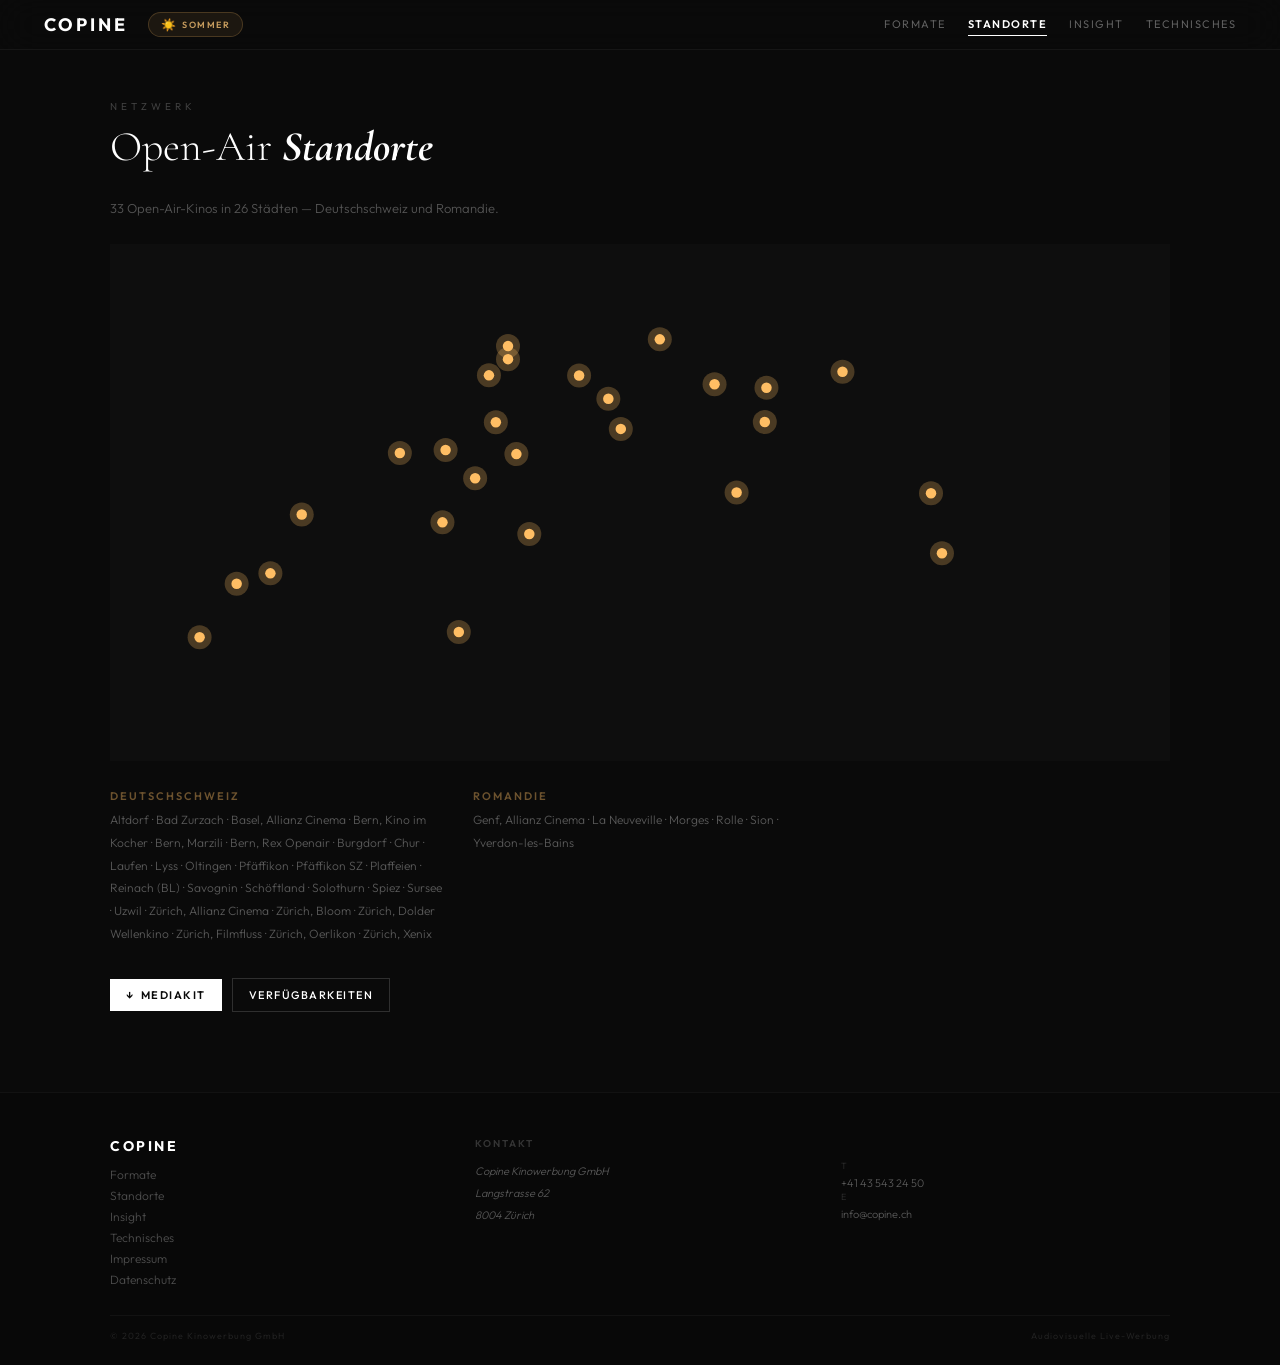
<file: standorte.html>
<!DOCTYPE html>
<html lang="de">
<head>
  <meta charset="UTF-8">
  <meta name="viewport" content="width=device-width, initial-scale=1.0">
  <title>Standorte — Copine</title>
  <meta name="description" content="Netzwerk: 33 Open-Air-Kinos und 14 Eishockey-Arenen in der Schweiz.">

  <link rel="canonical" href="https://copine.ch/standorte">
  <link rel="icon" href="/favicon.ico" sizes="32x32">
  <link rel="icon" href="/favicon-192.png" sizes="192x192">
  <link rel="apple-touch-icon" href="/apple-touch-icon.png">
  <meta name="theme-color" content="#0a0a0a">
  <meta name="robots" content="index,follow">

  <meta property="og:type" content="website">
  <meta property="og:locale" content="de_CH">
  <meta property="og:site_name" content="Copine">
  <meta property="og:url" content="https://copine.ch/standorte">
  <meta property="og:title" content="Standorte — Copine">
  <meta property="og:description" content="33 Open-Air-Kinos und 14 Eishockey-Arenen.">
  <meta property="og:image" content="https://copine.ch/og-image.png">
  <meta property="og:image:width" content="1200">
  <meta property="og:image:height" content="630">
  <meta name="twitter:card" content="summary_large_image">

  <link rel="stylesheet" href="/styles.css">
</head>
<body class="season-summer">

  <a href="#main" class="sr-only">Zum Inhalt springen</a>

  <nav class="nav" aria-label="Hauptnavigation">
    <div class="nav-inner">
      <div class="nav-left">
        <a href="/" class="nav-logo">Copine</a>
        <button type="button" class="season-toggle" data-season="summer">
          <span class="icon" aria-hidden="true">☀️</span>
          <span class="label">Sommer</span>
        </button>
      </div>
      <div class="nav-links desktop-only-flex">
        <a href="/formate" class="nav-link">Formate</a>
        <a href="/standorte" class="nav-link active" aria-current="page">Standorte</a>
        <a href="/insight" class="nav-link">Insight</a>
        <a href="/technisches" class="nav-link">Technisches</a>
      </div>
      <button type="button" class="hamburger">☰</button>
    </div>
    <div class="mobile-menu">
      <a href="/formate" class="mobile-link">Formate</a>
      <a href="/standorte" class="mobile-link active" aria-current="page">Standorte</a>
      <a href="/insight" class="mobile-link">Insight</a>
      <a href="/technisches" class="mobile-link">Technisches</a>
    </div>
  </nav>

  <main id="main">

  <section class="section">
    <div class="section-inner">
      <div class="section-tag">Netzwerk</div>
      <h1 id="standorte-title" class="section-title">Open-Air <em>Standorte</em></h1>
      <p id="standorte-desc" class="standorte-desc">33 Open-Air-Kinos in 26 Städten — Deutschschweiz und Romandie.</p>

      <div class="map-container">
        <svg id="standorte-map" viewBox="0 0 680 310"></svg>
      </div>

      <div class="region-grid"></div>

      <div class="cta-row">
        <a href="/mediakit.pdf" class="btn-mediakit small" download><span aria-hidden="true">↓</span> Mediakit</a>
        <a href="mailto:info&#64;copine.ch?subject=Verf%C3%BCgbarkeiten%20anfragen" class="btn-outline">Verfügbarkeiten</a>
      </div>
    </div>
  </section>

  </main>

  <footer class="footer">
    <div class="footer-inner">
      <div class="footer-grid">
        <div>
          <div class="footer-logo">Copine</div>
          <div class="footer-nav">
            <a href="/formate">Formate</a>
            <a href="/standorte">Standorte</a>
            <a href="/insight">Insight</a>
            <a href="/technisches">Technisches</a>
            <a href="/impressum">Impressum</a>
            <a href="/datenschutz">Datenschutz</a>
          </div>
        </div>
        <div>
          <div class="footer-label">Kontakt</div>
          <address class="footer-addr">Copine Kinowerbung GmbH<br>Langstrasse 62<br>8004 Zürich</address>
        </div>
        <div class="desktop-only">
          <div class="footer-label">&nbsp;</div>
          <div><div class="footer-contact-label">T</div><a href="tel:+41435432450" class="footer-contact-val">+41 43 543 24 50</a></div>
          <div><div class="footer-contact-label">E</div><a href="mailto:info&#64;copine.ch" class="footer-contact-val">info&#64;copine.ch</a></div>
        </div>
      </div>
      <div class="footer-mobile-contact">
        <a href="tel:+41435432450">+41 43 543 24 50</a>
        <a href="mailto:info&#64;copine.ch">info&#64;copine.ch</a>
      </div>
      <div class="footer-bottom">
        <div class="footer-copy">© 2026 Copine Kinowerbung GmbH</div>
        <div class="footer-copy desktop-only">Audiovisuelle Live-Werbung</div>
      </div>
    </div>
  </footer>

  <script src="/script.js"></script>
</body>
</html>
</file>
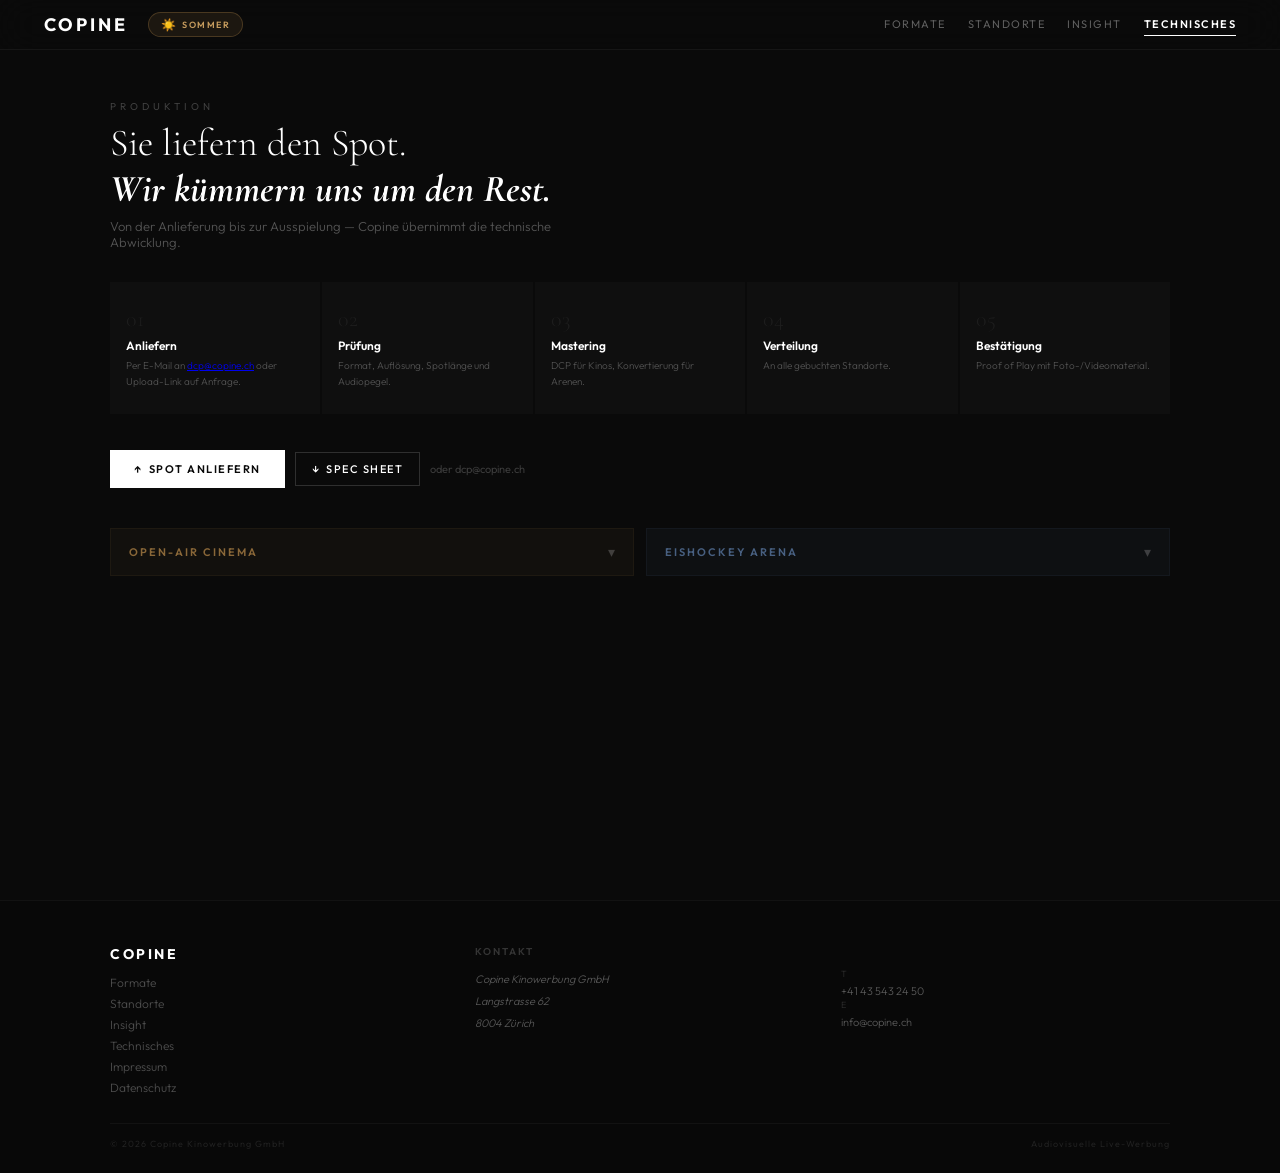
<file: technisches.html>
<!DOCTYPE html>
<html lang="de">
<head>
  <meta charset="UTF-8">
  <meta name="viewport" content="width=device-width, initial-scale=1.0">
  <title>Technisches — Copine</title>
  <meta name="description" content="Technische Spezifikationen für Spotanlieferung: DCP für Open-Air-Kino, MP4/MOV für Eishockey-Arenen.">

  <link rel="canonical" href="https://copine.ch/technisches">
  <link rel="icon" href="/favicon.ico" sizes="32x32">
  <link rel="icon" href="/favicon-192.png" sizes="192x192">
  <link rel="apple-touch-icon" href="/apple-touch-icon.png">
  <meta name="theme-color" content="#0a0a0a">
  <meta name="robots" content="index,follow">

  <meta property="og:type" content="website">
  <meta property="og:locale" content="de_CH">
  <meta property="og:site_name" content="Copine">
  <meta property="og:url" content="https://copine.ch/technisches">
  <meta property="og:title" content="Technisches — Copine">
  <meta property="og:description" content="Spezifikationen für Spotanlieferung. DCP für Kino, MP4/MOV für Arena.">
  <meta property="og:image" content="https://copine.ch/og-image.png">
  <meta property="og:image:width" content="1200">
  <meta property="og:image:height" content="630">
  <meta name="twitter:card" content="summary_large_image">

  <link rel="stylesheet" href="/styles.css">
</head>
<body class="season-summer">

  <a href="#main" class="sr-only">Zum Inhalt springen</a>

  <nav class="nav" aria-label="Hauptnavigation">
    <div class="nav-inner">
      <div class="nav-left">
        <a href="/" class="nav-logo">Copine</a>
        <button type="button" class="season-toggle" data-season="summer">
          <span class="icon" aria-hidden="true">☀️</span>
          <span class="label">Sommer</span>
        </button>
      </div>
      <div class="nav-links desktop-only-flex">
        <a href="/formate" class="nav-link">Formate</a>
        <a href="/standorte" class="nav-link">Standorte</a>
        <a href="/insight" class="nav-link">Insight</a>
        <a href="/technisches" class="nav-link active" aria-current="page">Technisches</a>
      </div>
      <button type="button" class="hamburger">☰</button>
    </div>
    <div class="mobile-menu">
      <a href="/formate" class="mobile-link">Formate</a>
      <a href="/standorte" class="mobile-link">Standorte</a>
      <a href="/insight" class="mobile-link">Insight</a>
      <a href="/technisches" class="mobile-link active" aria-current="page">Technisches</a>
    </div>
  </nav>

  <main id="main">

  <section class="section">
    <div class="section-inner">
      <div class="section-tag">Produktion</div>
      <h1 class="section-title tech-h1">Sie liefern den Spot.<br><em>Wir kümmern uns um den Rest.</em></h1>
      <p class="tech-lead">
        Von der Anlieferung bis zur Ausspielung — Copine übernimmt die technische Abwicklung.</p>

      <div class="steps-grid">
        <div class="step-card">
          <div class="step-num">01</div>
          <h3 class="step-title">Anliefern</h3>
          <p class="step-desc">Per E-Mail an <a href="mailto:dcp&#64;copine.ch">dcp&#64;copine.ch</a> oder Upload-Link auf Anfrage.</p>
        </div>
        <div class="step-card">
          <div class="step-num">02</div>
          <h3 class="step-title">Prüfung</h3>
          <p class="step-desc">Format, Auflösung, Spotlänge und Audiopegel.</p>
        </div>
        <div class="step-card">
          <div class="step-num">03</div>
          <h3 class="step-title">Mastering</h3>
          <p class="step-desc">DCP für Kinos, Konvertierung für Arenen.</p>
        </div>
        <div class="step-card">
          <div class="step-num">04</div>
          <h3 class="step-title">Verteilung</h3>
          <p class="step-desc">An alle gebuchten Standorte.</p>
        </div>
        <div class="step-card">
          <div class="step-num">05</div>
          <h3 class="step-title">Bestätigung</h3>
          <p class="step-desc">Proof of Play mit Foto-/Videomaterial.</p>
        </div>
      </div>

      <div class="tech-cta-row">
        <a href="mailto:dcp&#64;copine.ch?subject=Spot-Anlieferung" class="btn-mediakit"><span aria-hidden="true">↑</span> Spot anliefern</a>
        <a href="/mediakit.pdf" class="btn-outline" download><span aria-hidden="true">↓</span> Spec Sheet</a>
        <span class="tech-or">oder dcp&#64;copine.ch</span>
      </div>

      <div class="specs-grid">
        <div class="spec-panel cinema">
          <button type="button" class="spec-panel-header" data-spec-toggle="0">
            <span class="spec-panel-title">Open-Air Cinema</span>
            <span id="spec-arrow-0" class="spec-panel-arrow" aria-hidden="true">▾</span>
          </button>
          <div id="spec-body-0" class="spec-panel-body">
            <div class="spec-row"><span class="spec-label">Format</span><span class="spec-value">DCP, InterOp</span></div>
            <div class="spec-row"><span class="spec-label">Bild</span><span class="spec-value">ProRes HQ, 1998×1080</span></div>
            <div class="spec-row"><span class="spec-label">Framerate</span><span class="spec-value">25 fps</span></div>
            <div class="spec-row"><span class="spec-label">Ton</span><span class="spec-value">5.1 Surround / 2.0 Stereo, 48kHz, 24bit</span></div>
            <div class="spec-row"><span class="spec-label">Pegel</span><span class="spec-value">−20 dBFS, max 82 Leq(m)</span></div>
          </div>
        </div>
        <div class="spec-panel hockey">
          <button type="button" class="spec-panel-header" data-spec-toggle="1">
            <span class="spec-panel-title">Eishockey Arena</span>
            <span id="spec-arrow-1" class="spec-panel-arrow" aria-hidden="true">▾</span>
          </button>
          <div id="spec-body-1" class="spec-panel-body">
            <div class="spec-row"><span class="spec-label">Format</span><span class="spec-value">MP4 / MOV (H.264)</span></div>
            <div class="spec-row"><span class="spec-label">Auflösung</span><span class="spec-value">Full HD 1920×1080</span></div>
            <div class="spec-row"><span class="spec-label">Spotlänge</span><span class="spec-value">Max. 30 Sek.</span></div>
            <div class="spec-row"><span class="spec-label">Ton</span><span class="spec-value">Stereo, TV-Spot 1:1</span></div>
            <div class="spec-row"><span class="spec-label">Vorlauf</span><span class="spec-value">Mind. 7 Tage</span></div>
          </div>
        </div>
      </div>

    </div>
  </section>

  </main>

  <footer class="footer">
    <div class="footer-inner">
      <div class="footer-grid">
        <div>
          <div class="footer-logo">Copine</div>
          <div class="footer-nav">
            <a href="/formate">Formate</a>
            <a href="/standorte">Standorte</a>
            <a href="/insight">Insight</a>
            <a href="/technisches">Technisches</a>
            <a href="/impressum">Impressum</a>
            <a href="/datenschutz">Datenschutz</a>
          </div>
        </div>
        <div>
          <div class="footer-label">Kontakt</div>
          <address class="footer-addr">Copine Kinowerbung GmbH<br>Langstrasse 62<br>8004 Zürich</address>
        </div>
        <div class="desktop-only">
          <div class="footer-label">&nbsp;</div>
          <div><div class="footer-contact-label">T</div><a href="tel:+41435432450" class="footer-contact-val">+41 43 543 24 50</a></div>
          <div><div class="footer-contact-label">E</div><a href="mailto:info&#64;copine.ch" class="footer-contact-val">info&#64;copine.ch</a></div>
        </div>
      </div>
      <div class="footer-mobile-contact">
        <a href="tel:+41435432450">+41 43 543 24 50</a>
        <a href="mailto:info&#64;copine.ch">info&#64;copine.ch</a>
      </div>
      <div class="footer-bottom">
        <div class="footer-copy">© 2026 Copine Kinowerbung GmbH</div>
        <div class="footer-copy desktop-only">Audiovisuelle Live-Werbung</div>
      </div>
    </div>
  </footer>

  <script src="/script.js"></script>
</body>
</html>
</file>
<file: styles.css>
/* Cormorant Garamond — self-hosted (OFL license) */
@font-face {
  font-family: 'Cormorant Garamond';
  font-style: normal;
  font-weight: 300 700;
  font-display: swap;
  src: url(/fonts/cormorant-garamond-normal-latin.woff2) format('woff2');
  unicode-range: U+0000-00FF, U+0131, U+0152-0153, U+02BB-02BC, U+02C6, U+02DA, U+02DC, U+0304, U+0308, U+0329, U+2000-206F, U+20AC, U+2122, U+2191, U+2193, U+2212, U+2215, U+FEFF, U+FFFD;
}
@font-face {
  font-family: 'Cormorant Garamond';
  font-style: normal;
  font-weight: 300 700;
  font-display: swap;
  src: url(/fonts/cormorant-garamond-normal-latin-ext.woff2) format('woff2');
  unicode-range: U+0100-02BA, U+02BD-02C5, U+02C7-02CC, U+02CE-02D7, U+02DD-02FF, U+0304, U+0308, U+0329, U+1D00-1DBF, U+1E00-1E9F, U+1EF2-1EFF, U+2020, U+20A0-20AB, U+20AD-20C0, U+2113, U+2C60-2C7F, U+A720-A7FF;
}
@font-face {
  font-family: 'Cormorant Garamond';
  font-style: italic;
  font-weight: 300 700;
  font-display: swap;
  src: url(/fonts/cormorant-garamond-italic-latin.woff2) format('woff2');
  unicode-range: U+0000-00FF, U+0131, U+0152-0153, U+02BB-02BC, U+02C6, U+02DA, U+02DC, U+0304, U+0308, U+0329, U+2000-206F, U+20AC, U+2122, U+2191, U+2193, U+2212, U+2215, U+FEFF, U+FFFD;
}
@font-face {
  font-family: 'Cormorant Garamond';
  font-style: italic;
  font-weight: 300 700;
  font-display: swap;
  src: url(/fonts/cormorant-garamond-italic-latin-ext.woff2) format('woff2');
  unicode-range: U+0100-02BA, U+02BD-02C5, U+02C7-02CC, U+02CE-02D7, U+02DD-02FF, U+0304, U+0308, U+0329, U+1D00-1DBF, U+1E00-1E9F, U+1EF2-1EFF, U+2020, U+20A0-20AB, U+20AD-20C0, U+2113, U+2C60-2C7F, U+A720-A7FF;
}
/* Outfit — self-hosted (OFL license) */
@font-face {
  font-family: 'Outfit';
  font-style: normal;
  font-weight: 200 800;
  font-display: swap;
  src: url(/fonts/outfit-latin.woff2) format('woff2');
  unicode-range: U+0000-00FF, U+0131, U+0152-0153, U+02BB-02BC, U+02C6, U+02DA, U+02DC, U+0304, U+0308, U+0329, U+2000-206F, U+20AC, U+2122, U+2191, U+2193, U+2212, U+2215, U+FEFF, U+FFFD;
}
@font-face {
  font-family: 'Outfit';
  font-style: normal;
  font-weight: 200 800;
  font-display: swap;
  src: url(/fonts/outfit-latin-ext.woff2) format('woff2');
  unicode-range: U+0100-02BA, U+02BD-02C5, U+02C7-02CC, U+02CE-02D7, U+02DD-02FF, U+0304, U+0308, U+0329, U+1D00-1DBF, U+1E00-1E9F, U+1EF2-1EFF, U+2020, U+20A0-20AB, U+20AD-20C0, U+2113, U+2C60-2C7F, U+A720-A7FF;
}

:root {
  --sans: 'Outfit', sans-serif;
  --serif: 'Cormorant Garamond', Georgia, serif;
  /* Summer */
  --s-accent: rgba(255,190,100,0.7);
  --s-accent-soft: rgba(255,200,120,0.55);
  --s-accent-bg: rgba(255,190,100,0.18);
  /* Winter */
  --w-accent: rgba(150,190,255,0.7);
  --w-accent-soft: rgba(150,190,255,0.55);
  --w-accent-bg: rgba(130,175,240,0.18);
}

* { margin: 0; padding: 0; box-sizing: border-box; }
html { scroll-behavior: smooth; }
body { background: #0a0a0a; color: #fff; min-height: 100vh; font-family: var(--sans); }
button { font-family: var(--sans); }
button:hover { opacity: 0.85; }
a:hover { opacity: 0.8; }
::selection { background: rgba(255,255,255,0.1); }

/* ═══ NAV ═══ */
.nav {
  position: fixed; top: 0; left: 0; right: 0; z-index: 1000;
  background: rgba(10,10,10,0.8); backdrop-filter: blur(20px);
  border-bottom: 1px solid rgba(255,255,255,0.05); transition: all 0.3s;
}
.nav.scrolled { background: rgba(10,10,10,0.96); }
.nav-inner {
  display: flex; align-items: center; justify-content: space-between;
  padding: 12px 44px;
}
.nav-logo {
  font-size: 18px; font-weight: 700; letter-spacing: 3px;
  color: #fff; cursor: pointer; text-transform: uppercase; text-decoration: none;
}
.nav-left { display: flex; align-items: center; gap: 20px; }
.nav-links { display: flex; gap: 22px; align-items: center; }
.nav-link {
  background: none; border: none; color: rgba(255,255,255,0.35);
  font-size: 11px; font-weight: 400; letter-spacing: 1.5px;
  text-transform: uppercase; cursor: pointer; padding: 4px 0;
  border-bottom: 1px solid transparent; transition: all 0.3s;
  text-decoration: none;
}
.nav-link.active { color: #fff; font-weight: 600; border-bottom-color: #fff; }
.hamburger {
  background: none; border: none; color: #fff; font-size: 22px;
  cursor: pointer; padding: 4px; display: none;
}
.mobile-menu {
  display: none; padding: 8px 20px 16px;
  border-top: 1px solid rgba(255,255,255,0.05);
  flex-direction: column; gap: 12px;
}
.mobile-menu.open { display: flex; }
.mobile-link {
  background: none; border: none; color: rgba(255,255,255,0.4);
  font-size: 13px; font-weight: 400; letter-spacing: 1px;
  text-transform: uppercase; cursor: pointer; padding: 6px 0;
  text-align: left; text-decoration: none; display: block;
}
.mobile-link.active { color: #fff; font-weight: 600; }

/* ═══ SEASON TOGGLE ═══ */
.season-toggle {
  display: flex; align-items: center; gap: 6px;
  border-radius: 18px; padding: 4px 12px; cursor: pointer;
  transition: all 0.4s; border: 1px solid;
}
.season-toggle[data-season="summer"] {
  background: rgba(255,190,100,0.08); border-color: rgba(255,190,100,0.2);
}
.season-toggle[data-season="winter"] {
  background: rgba(130,175,240,0.08); border-color: rgba(130,175,240,0.2);
}
.season-toggle .icon { font-size: 12px; }
.season-toggle .label {
  font-size: 9px; font-weight: 600; letter-spacing: 1.5px; text-transform: uppercase;
}
.season-toggle[data-season="summer"] .label { color: rgba(255,200,120,0.75); }
.season-toggle[data-season="winter"] .label { color: rgba(150,190,255,0.75); }

/* ═══ CTA BUTTONS ═══ */
.btn-mediakit {
  background: #fff; color: #0a0a0a; border: none;
  padding: 12px 24px; font-size: 11px; font-weight: 600;
  letter-spacing: 1.5px; text-transform: uppercase; cursor: pointer;
  display: inline-flex; align-items: center; gap: 6px; text-decoration: none;
}
.btn-mediakit.small { padding: 9px 16px; }
.btn-outline {
  background: transparent; color: #fff; border: 1px solid rgba(255,255,255,0.15);
  padding: 9px 16px; font-size: 11px; font-weight: 500; letter-spacing: 1.5px;
  text-transform: uppercase; cursor: pointer; text-decoration: none;
  display: inline-flex; align-items: center; gap: 6px;
}
.btn-outline.primary { padding: 12px 24px; }
.tel-link {
  color: rgba(255,255,255,0.5); font-size: 12px; text-decoration: none;
  display: inline-flex; align-items: center; gap: 5px;
}

/* ═══ SECTION HELPERS ═══ */
.section { padding: 100px 52px 80px; min-height: 100vh; }
.section-inner { max-width: 1060px; margin: 0 auto; }
.section-tag {
  font-size: 10px; letter-spacing: 4px; text-transform: uppercase;
  color: rgba(255,255,255,0.22); margin-bottom: 8px;
}
.section-title {
  font-weight: 300; color: #fff; margin: 0 0 28px; font-family: var(--serif);
  font-size: 42px;
}
.section-title em { font-weight: 700; font-style: italic; }

/* ═══ HERO ═══ */
.hero {
  min-height: 92vh; display: flex; flex-direction: column;
  justify-content: center; align-items: center; text-align: center;
  padding: 120px 40px 80px; position: relative; overflow: hidden;
  transition: background 0.8s;
}
.hero[data-season="summer"] {
  background: linear-gradient(170deg,#1a1408 0%,#0d0d0d 45%,#0d0b08 100%);
}
.hero[data-season="winter"] {
  background: linear-gradient(170deg,#080f1a 0%,#0d0d0d 45%,#0a0d12 100%);
}
.hero-glow {
  position: absolute; top: -15%; right: -5%; width: 400px; height: 400px;
  pointer-events: none;
}
.hero[data-season="summer"] .hero-glow {
  background: radial-gradient(circle,rgba(255,180,80,0.05) 0%,transparent 70%);
}
.hero[data-season="winter"] .hero-glow {
  background: radial-gradient(circle,rgba(100,160,255,0.04) 0%,transparent 70%);
}
.hero-content {
  opacity: 0; transform: translateY(20px);
  transition: all 0.8s;
}
.hero-content.visible { opacity: 1; transform: translateY(0); }
.hero-badge {
  display: inline-block; padding: 4px 14px; margin-bottom: 20px;
  font-size: 10px; letter-spacing: 2.5px; text-transform: uppercase;
}
.hero h1 {
  font-size: clamp(34px,5vw,62px); font-weight: 300; color: #fff;
  line-height: 1.15; margin: 0 0 16px; font-family: var(--serif); max-width: 820px;
}
.hero h1 span { font-weight: 700; font-style: italic; }
.hero-sub {
  font-size: 15px; color: rgba(255,255,255,0.4); max-width: 480px;
  margin: 0 auto 28px; line-height: 1.7; font-weight: 300;
}
.hero-ctas { display: flex; gap: 10px; justify-content: center; flex-wrap: wrap; }
.hero-stats {
  position: absolute; bottom: 0; left: 0; right: 0;
  display: flex; border-top: 1px solid rgba(255,255,255,0.05);
}
.hero-stat {
  flex: 1; padding: 20px 16px; text-align: center;
}
.hero-stat + .hero-stat { border-left: 1px solid rgba(255,255,255,0.05); }
.hero-stat .num {
  font-size: 22px; font-weight: 300; color: #fff; font-family: var(--serif);
}
.hero-stat .lbl {
  font-size: 8px; letter-spacing: 1.5px; text-transform: uppercase;
  color: rgba(255,255,255,0.22); margin-top: 2px;
}

/* ═══ VERTICALS ═══ */
.verticals { display: grid; grid-template-columns: 1fr 1fr; }
.vertical-card {
  padding: 56px 44px; display: flex; flex-direction: column;
  justify-content: center; cursor: pointer; text-decoration: none; color: inherit;
}
.vertical-card.cinema {
  background: linear-gradient(145deg,#1c1408 0%,#261a0a 50%,#1a1207 100%);
}
.vertical-card.hockey {
  background: linear-gradient(145deg,#0a1420 0%,#0e1c2e 50%,#0a1520 100%);
}
.vertical-card .season-label {
  font-size: 10px; letter-spacing: 3px; text-transform: uppercase;
  margin-bottom: 8px;
}
.vertical-card.cinema .season-label { color: rgba(255,190,110,0.4); }
.vertical-card.hockey .season-label { color: rgba(130,175,240,0.4); }
.vertical-card h2 {
  font-size: 34px; font-weight: 300; color: #fff; margin: 0 0 10px;
  font-family: var(--serif); line-height: 1.2;
}
.vertical-card h2 span { font-weight: 700; font-style: italic; }
.vertical-card p {
  font-size: 12px; color: rgba(255,255,255,0.35); line-height: 1.7;
  max-width: 320px; font-weight: 300;
}
.vertical-card .arrow {
  margin-top: 12px; font-size: 11px; letter-spacing: 1px;
}
.vertical-card.cinema .arrow { color: rgba(255,190,110,0.45); }
.vertical-card.hockey .arrow { color: rgba(130,175,240,0.45); }

/* ═══ USP BAR ═══ */
.usp-bar { background: #0e0e0e; padding: 64px 52px; }
.usp-grid {
  max-width: 1060px; margin: 0 auto;
  display: grid; grid-template-columns: 1fr 1fr 1fr; gap: 32px;
}
.usp-item h3 {
  font-size: 13px; font-weight: 600; color: #fff; margin: 0 0 6px;
}
.usp-item p {
  font-size: 12px; color: rgba(255,255,255,0.3); line-height: 1.7;
  margin: 0; font-weight: 300;
}

/* ═══ REF BAR ═══ */
.ref-bar {
  background: #080808; padding: 48px 52px;
  border-top: 1px solid rgba(255,255,255,0.03);
}
.ref-bar-inner { max-width: 1060px; margin: 0 auto; text-align: center; }
.ref-bar .sub {
  font-size: 9px; letter-spacing: 2.5px; text-transform: uppercase;
  color: rgba(255,255,255,0.13); margin-bottom: 16px;
}
.ref-bar .clients { display: flex; justify-content: center; gap: 28px; flex-wrap: wrap; }
.ref-bar .client {
  font-size: 12px; letter-spacing: 1.5px; color: rgba(255,255,255,0.14);
}

/* ═══ FOOTER ═══ */
.footer {
  background: #080808; border-top: 1px solid rgba(255,255,255,0.04);
  padding: 44px 52px 24px;
}
.footer-inner { max-width: 1060px; margin: 0 auto; }
.footer-grid {
  display: grid; grid-template-columns: 1fr 1fr 1fr;
  gap: 36px; margin-bottom: 28px;
}
.footer-logo {
  font-size: 14px; font-weight: 700; letter-spacing: 2.5px;
  text-transform: uppercase; color: #fff; margin-bottom: 12px;
}
.footer-nav { display: flex; flex-direction: column; gap: 6px; }
.footer-nav a {
  font-size: 12px; color: rgba(255,255,255,0.28); text-decoration: none;
  font-weight: 300;
}
.footer-label {
  font-size: 10px; letter-spacing: 2px; text-transform: uppercase;
  color: rgba(255,255,255,0.18); margin-bottom: 10px; font-weight: 600;
}
.footer-addr {
  font-size: 11px; color: rgba(255,255,255,0.32); line-height: 2; font-weight: 300;
}
.footer-contact-label {
  font-size: 9px; letter-spacing: 1.5px; text-transform: uppercase;
  color: rgba(255,255,255,0.13);
}
.footer-contact-val {
  font-size: 11px; color: rgba(255,255,255,0.32); font-weight: 300;
  text-decoration: none;
}
.footer-bottom {
  border-top: 1px solid rgba(255,255,255,0.04); padding-top: 14px;
  display: flex; justify-content: space-between; align-items: center;
}
.footer-copy {
  font-size: 9px; letter-spacing: 1px; color: rgba(255,255,255,0.1);
}

/* ═══ METRICS GRID ═══ */
.metrics-grid {
  display: grid; grid-template-columns: repeat(4, 1fr);
  gap: 1px; background: rgba(255,255,255,0.03); margin-bottom: 28px;
}
.metric {
  background: #0a0a0a; padding: 22px 14px; text-align: center;
}
.metric .val {
  font-size: 26px; font-weight: 300; color: #fff;
  font-family: var(--serif); margin-bottom: 3px;
}
.metric .lbl {
  font-size: 10px; font-weight: 500; color: rgba(255,255,255,0.45);
}
.metric .sub {
  font-size: 9px; color: rgba(255,255,255,0.18);
}

/* ═══ FORMATE TABS ═══ */
.format-tabs {
  display: flex; gap: 0; margin-bottom: 32px;
  border-bottom: 1px solid rgba(255,255,255,0.07);
  overflow-x: auto; -webkit-overflow-scrolling: touch;
}
.format-tab {
  background: none; border: none;
  border-bottom: 2px solid transparent;
  color: rgba(255,255,255,0.28); padding: 12px 20px;
  font-size: 13px; font-weight: 400; cursor: pointer;
  transition: all 0.3s; white-space: nowrap; flex-shrink: 0;
}
.format-tab.active {
  color: #fff; font-weight: 600; border-bottom-color: #fff;
}
.format-detail { display: grid; grid-template-columns: 1fr 1fr; gap: 48px; }
.format-season-label {
  font-size: 10px; letter-spacing: 3px; text-transform: uppercase;
  margin-bottom: 4px;
}
.format-tag {
  font-size: 14px; font-style: italic; color: rgba(255,255,255,0.45);
  margin: 0 0 14px; font-family: var(--serif);
}
.format-desc {
  font-size: 13px; color: rgba(255,255,255,0.38); line-height: 1.8;
  margin: 0 0 20px; font-weight: 300;
}
.spec-row {
  display: flex; justify-content: space-between; padding: 11px 0;
  border-bottom: 1px solid rgba(255,255,255,0.04);
}
.spec-label {
  font-size: 10px; letter-spacing: 1.5px; text-transform: uppercase;
  color: rgba(255,255,255,0.22);
}
.spec-value {
  font-size: 12px; color: rgba(255,255,255,0.55); font-weight: 400;
  text-align: right;
}

/* ═══ MAP ═══ */
.map-container {
  background: rgba(255,255,255,0.015);
  padding: 28px 20px 20px; margin-bottom: 28px;
}
.map-container svg { width: 100%; height: auto; }
.region-grid {
  display: grid; grid-template-columns: 1fr 1fr 1fr;
  gap: 28px; margin-bottom: 32px;
}
.region-label {
  font-size: 11px; letter-spacing: 2px; text-transform: uppercase;
  margin-bottom: 6px; font-weight: 600;
}
.region-label.summer { color: rgba(255,190,100,0.4); }
.region-label.winter { color: rgba(140,180,240,0.4); }
.region-venues {
  font-size: 12px; color: rgba(255,255,255,0.32); line-height: 1.9; font-weight: 300;
}

/* ═══ ARENA TABLE ═══ */
.arena-row {
  display: flex; justify-content: space-between; align-items: center;
  padding: 7px 0; border-bottom: 1px solid rgba(255,255,255,0.03);
}
.arena-left { display: flex; gap: 12px; align-items: baseline; flex: 1; min-width: 0; }
.arena-ort { font-size: 12px; font-weight: 600; color: #fff; width: 75px; flex-shrink: 0; }
.arena-name {
  font-size: 11px; color: rgba(255,255,255,0.2); font-weight: 300;
  overflow: hidden; text-overflow: ellipsis; white-space: nowrap; flex: 1;
}
.arena-right { display: flex; align-items: baseline; gap: 10px; flex-shrink: 0; }
.arena-games { font-size: 10px; color: rgba(255,255,255,0.18); width: 45px; }
.arena-avg { font-size: 13px; color: rgba(255,255,255,0.5); font-weight: 400; width: 55px; text-align: right; }
.arena-reg { font-size: 9px; color: rgba(255,255,255,0.15); width: 28px; text-align: right; }

/* ═══ CHART ═══ */
.chart-container {
  display: flex; align-items: flex-end; gap: 6px;
  margin-bottom: 28px; height: 120px; padding: 0 0 20px; position: relative;
}
.chart-bar-group {
  flex: 1; display: flex; flex-direction: column; align-items: center; position: relative;
}
.chart-bars {
  display: flex; gap: 2px; align-items: flex-end; width: 100%;
  justify-content: center; height: 100px;
}
.chart-bar-norm {
  width: 38%; background: rgba(255,255,255,0.08); border-radius: 2px 2px 0 0;
  transition: height 0.5s;
}
.chart-bar-curr {
  width: 38%; border-radius: 2px 2px 0 0; transition: height 0.5s;
}
.chart-bar-curr.normal { background: rgba(140,180,240,0.35); }
.chart-bar-curr.olympia { background: rgba(255,100,80,0.4); }
.chart-label {
  font-size: 9px; color: rgba(255,255,255,0.25); margin-top: 4px;
}
.chart-olympia {
  position: absolute; top: -18px; font-size: 8px;
  color: rgba(255,100,80,0.6); white-space: nowrap;
}

/* ═══ INSIGHT SUMMER ═══ */
.eck-grid {
  display: grid; grid-template-columns: 1fr 1fr 1fr;
  gap: 10px; margin-bottom: 32px;
}
.eck-card { padding: 14px 16px; }
.eck-card.summer {
  background: rgba(255,190,100,0.06); border: 1px solid rgba(255,190,100,0.08);
}
.eck-title.summer { font-size: 13px; font-weight: 600; color: rgba(255,200,120,0.7); margin-bottom: 3px; }
.eck-desc { font-size: 11px; color: rgba(255,255,255,0.3); font-weight: 300; }
.source-note {
  font-size: 10px; color: rgba(255,255,255,0.13); font-style: italic;
}

/* ═══ TECHNISCHES ═══ */
.steps-grid {
  display: grid; grid-template-columns: repeat(5,1fr);
  gap: 2px; margin-bottom: 36px;
}
.step-card { background: rgba(255,255,255,0.02); padding: 24px 16px; }
.step-num {
  font-size: 22px; font-weight: 200; color: rgba(255,255,255,0.06);
  font-family: var(--serif); margin-bottom: 6px;
}
.step-title { font-size: 12px; font-weight: 600; color: #fff; margin: 0 0 5px; }
.step-desc { font-size: 10px; color: rgba(255,255,255,0.28); line-height: 1.6; margin: 0; font-weight: 300; }
.specs-grid { display: grid; grid-template-columns: 1fr 1fr; gap: 12px; }
.spec-panel { overflow: hidden; }
.spec-panel.cinema { background: rgba(255,190,100,0.03); border: 1px solid rgba(255,190,100,0.05); }
.spec-panel.hockey { background: rgba(130,175,240,0.03); border: 1px solid rgba(130,175,240,0.05); }
.spec-panel-header {
  width: 100%; background: none; border: none; padding: 14px 18px;
  display: flex; justify-content: space-between; align-items: center; cursor: pointer;
}
.spec-panel-title {
  font-size: 11px; letter-spacing: 2px; text-transform: uppercase; font-weight: 600;
}
.spec-panel.cinema .spec-panel-title { color: rgba(255,190,100,0.5); }
.spec-panel.hockey .spec-panel-title { color: rgba(130,175,240,0.5); }
.spec-panel-arrow {
  font-size: 14px; color: rgba(255,255,255,0.2); transition: transform 0.3s;
}
.spec-panel-arrow.open { transform: rotate(180deg); }
.spec-panel-body { padding: 0 18px 14px; display: none; }
.spec-panel-body.open { display: block; }

/* ═══ INHOUSE BOX ═══ */
.inhouse-box {
  background: rgba(140,180,240,0.05); border: 1px solid rgba(140,180,240,0.08);
  padding: 20px 24px; margin-bottom: 28px;
}
.inhouse-title {
  font-size: 11px; letter-spacing: 2px; text-transform: uppercase;
  color: rgba(140,180,240,0.45); margin-bottom: 8px; font-weight: 600;
}
.inhouse-desc {
  font-size: 13px; color: rgba(255,255,255,0.4); line-height: 1.7; font-weight: 300;
}

/* ═══ SEASON VISIBILITY ═══ */
.summer-only { display: none; }
.winter-only { display: none; }
body.season-summer .summer-only { display: block; }
body.season-summer .summer-only-flex { display: flex; }
body.season-summer .summer-only-grid { display: grid; }
body.season-summer .summer-only-inline { display: inline-block; }
body.season-winter .winter-only { display: block; }
body.season-winter .winter-only-flex { display: flex; }
body.season-winter .winter-only-grid { display: grid; }
body.season-winter .winter-only-inline { display: inline-block; }

/* Hide mobile-only elements by default */
.mobile-only { display: none; }
.desktop-only { display: block; }
.desktop-only-flex { display: flex; }
.desktop-only-grid { display: grid; }

/* ═══ RESPONSIVE ═══ */
@media (max-width: 767px) {
  .mobile-only { display: block; }
  .desktop-only, .desktop-only-flex, .desktop-only-grid { display: none; }

  .nav-inner { padding: 10px 20px; }
  .nav-left { gap: 12px; }
  .nav-logo { font-size: 16px; }
  .nav-links { display: none; }
  .hamburger { display: block; }

  .section { padding: 100px 20px 80px; }
  .section-title { font-size: 28px; }

  .hero { padding: 100px 20px 80px; }
  .hero h1 { font-size: 28px; }
  .hero-sub { font-size: 13px; }
  .hero-stats { flex-wrap: wrap; }
  .hero-stat { flex: 1 1 50%; padding: 14px 8px; }
  .hero-stat + .hero-stat { border-left: none; }
  .hero-stat:nth-child(1), .hero-stat:nth-child(2) { border-bottom: 1px solid rgba(255,255,255,0.05); }
  .hero-stat .num { font-size: 18px; }

  .verticals { grid-template-columns: 1fr; }
  .vertical-card { padding: 40px 24px; }
  .vertical-card h2 { font-size: 26px; }

  .usp-bar { padding: 40px 20px; }
  .usp-grid { grid-template-columns: 1fr; gap: 24px; }

  .ref-bar { padding: 32px 20px; }
  .ref-bar .clients { gap: 12px; }
  .ref-bar .client { font-size: 10px; }

  .footer { padding: 32px 20px 20px; }
  .footer-grid { grid-template-columns: 1fr 1fr; gap: 24px; }
  .footer-nav a { font-size: 14px; padding: 4px 0; }

  .metrics-grid { grid-template-columns: 1fr 1fr; }
  .metric { padding: 18px 10px; }
  .metric .val { font-size: 20px; }

  .format-tab { padding: 10px 14px; font-size: 12px; }
  .format-detail { grid-template-columns: 1fr; gap: 28px; }

  .map-container { padding: 16px 8px 8px; }
  .region-grid { grid-template-columns: 1fr; gap: 20px; }

  .arena-left { gap: 6px; }
  .arena-ort { font-size: 11px; width: 65px; }
  .arena-name { display: none; }
  .arena-right { gap: 6px; }
  .arena-games { display: none; }
  .arena-avg { font-size: 12px; }
  .arena-row { padding: 8px 0; }

  .chart-container { gap: 4px; }
  .chart-bar-norm, .chart-bar-curr { width: 35%; }
  .chart-label { font-size: 8px; }
  .chart-olympia { top: -16px; font-size: 7px; }

  .eck-grid { grid-template-columns: 1fr; }

  .steps-grid { grid-template-columns: 1fr; gap: 8px; }
  .step-card { padding: 16px 12px; }
  .specs-grid { grid-template-columns: 1fr; }

  .inhouse-box { padding: 16px; }
}

/* ═══ ADDITIONS — extracted from inline styles ═══ */

/* Visually-hidden but available to screen readers */
.sr-only {
  position: absolute; width: 1px; height: 1px;
  padding: 0; margin: -1px; overflow: hidden;
  clip: rect(0,0,0,0); white-space: nowrap; border: 0;
}

/* Focus ring for keyboard users (incl. SVG map points) */
:focus-visible { outline: 2px solid rgba(255,255,255,0.6); outline-offset: 3px; }
.map-container svg [tabindex]:focus { outline: none; }

/* Hero badge — was inline */
.hero-badge {
  border: 1px solid rgba(255,190,100,0.18);
  color: rgba(255,200,120,0.55);
  font-size: 10px; letter-spacing: 2.5px; text-transform: uppercase;
  font-family: var(--sans);
}
body.season-winter .hero-badge {
  border-color: rgba(130,175,240,0.18);
  color: rgba(150,190,255,0.55);
}

/* Format detail blocks — was inline */
.format-detail h2.format-h2 {
  font-size: 28px; font-weight: 300; color: #fff;
  margin: 0 0 4px; font-family: var(--serif);
}
.cta-row {
  display: flex; gap: 10px; flex-wrap: wrap; align-items: center;
}
.cta-row.with-tel { margin-bottom: 0; }
.cta-row-cinema .format-season-label { color: rgba(255,190,110,0.4); }
.cta-row-hockey .format-season-label { color: rgba(130,175,240,0.4); }

/* Section transitions */
.section.fade { transition: background 0.5s; }

/* Standorte description text */
.standorte-desc {
  font-size: 13px; color: rgba(255,255,255,0.3);
  margin-bottom: 28px; font-weight: 300;
}

/* Insight subtitles */
.insight-subtitle {
  font-size: 10px; letter-spacing: 3px; text-transform: uppercase;
  color: rgba(255,255,255,0.2); margin-bottom: 10px;
}
.insight-fineprint {
  font-size: 10px; color: rgba(255,255,255,0.2); margin-bottom: 24px;
}

/* Technisches headline override */
.tech-h1 {
  font-size: 38px; line-height: 1.2; margin-bottom: 6px;
}
.tech-lead {
  font-size: 13px; color: rgba(255,255,255,0.3); margin-bottom: 32px;
  font-weight: 300; max-width: 480px;
}
.tech-cta-row {
  display: flex; gap: 10px; flex-wrap: wrap;
  margin-bottom: 40px; align-items: center;
}
.tech-or {
  font-size: 11px; color: rgba(255,255,255,0.2);
}

/* Mobile-only inline contact (formerly inline-styled) */
.footer-mobile-contact {
  display: none; gap: 20px; margin-bottom: 20px;
}
@media (max-width: 767px) {
  .footer-mobile-contact { display: flex; }
}
.footer-mobile-contact a,
.footer-mobile-contact span {
  font-size: 11px; color: rgba(255,255,255,0.3); text-decoration: none;
}

/* Legal pages (impressum, datenschutz) */
.legal-section {
  padding: 120px 52px 80px; max-width: 760px; margin: 0 auto;
}
.legal-section h1 {
  font-family: var(--serif); font-weight: 300; font-size: 36px;
  color: #fff; margin: 0 0 32px;
}
.legal-section h2 {
  font-size: 13px; font-weight: 600; letter-spacing: 1.5px;
  text-transform: uppercase; color: rgba(255,255,255,0.7);
  margin: 28px 0 10px;
}
.legal-section p,
.legal-section li {
  font-size: 14px; color: rgba(255,255,255,0.55); line-height: 1.8;
  font-weight: 300; margin: 0 0 12px;
}
.legal-section ul { padding-left: 20px; margin-bottom: 12px; }
.legal-section a { color: rgba(255,255,255,0.75); }

/* 404 */
.notfound {
  min-height: 80vh; display: flex; flex-direction: column;
  align-items: center; justify-content: center;
  padding: 120px 20px 80px; text-align: center;
}
.notfound h1 {
  font-family: var(--serif); font-size: 96px; font-weight: 300;
  color: #fff; margin: 0 0 12px;
}
.notfound p {
  font-size: 14px; color: rgba(255,255,255,0.4);
  margin: 0 0 28px; font-weight: 300;
}

@media (max-width: 767px) {
  .legal-section { padding: 100px 20px 60px; }
  .legal-section h1 { font-size: 28px; }
  .notfound h1 { font-size: 64px; }
}

/* Mediakit Modal */
.mk-overlay {
  display: none; position: fixed; inset: 0; z-index: 9999;
  background: rgba(0,0,0,0.75); backdrop-filter: blur(6px);
  align-items: center; justify-content: center;
}
.mk-overlay.open { display: flex; }
.mk-modal {
  background: #141414; border: 1px solid rgba(255,255,255,0.08);
  border-radius: 12px; padding: 36px 32px 28px; max-width: 400px; width: 90%;
  position: relative;
}
.mk-close {
  position: absolute; top: 12px; right: 16px; background: none; border: none;
  color: rgba(255,255,255,0.4); font-size: 20px; cursor: pointer; padding: 4px;
}
.mk-close:hover { color: #fff; }
.mk-modal h3 {
  font-family: var(--serif); font-weight: 300; font-size: 24px;
  color: #fff; margin: 0 0 6px;
}
.mk-modal p {
  font-size: 13px; color: rgba(255,255,255,0.4); margin: 0 0 20px;
  font-weight: 300; line-height: 1.5;
}
.mk-form { display: flex; flex-direction: column; gap: 12px; }
.mk-input {
  background: rgba(255,255,255,0.06); border: 1px solid rgba(255,255,255,0.1);
  border-radius: 6px; padding: 12px 14px; color: #fff; font-size: 14px;
  font-family: var(--sans); outline: none; transition: border-color 0.2s;
}
.mk-input:focus { border-color: rgba(255,190,100,0.5); }
.mk-input::placeholder { color: rgba(255,255,255,0.25); }
.mk-submit {
  background: rgba(255,190,100,0.15); border: 1px solid rgba(255,190,100,0.3);
  border-radius: 6px; padding: 12px; color: rgba(255,190,100,0.9);
  font-size: 14px; font-weight: 500; font-family: var(--sans);
  cursor: pointer; transition: background 0.2s;
}
.mk-submit:hover { background: rgba(255,190,100,0.25); }
.mk-submit:disabled { opacity: 0.4; cursor: not-allowed; }
.mk-privacy {
  font-size: 10px; color: rgba(255,255,255,0.2); text-align: center;
  margin-top: 4px; line-height: 1.5;
}
.mk-privacy a { color: rgba(255,255,255,0.35); }
.mk-success {
  text-align: center; padding: 12px 0;
}
.mk-success p { color: rgba(255,255,255,0.6); margin-bottom: 16px; }
.mk-success .mk-dl {
  display: inline-block; background: rgba(255,190,100,0.15);
  border: 1px solid rgba(255,190,100,0.3); border-radius: 6px;
  padding: 10px 20px; color: rgba(255,190,100,0.9); text-decoration: none;
  font-size: 14px; font-weight: 500;
}
.season-winter .mk-input:focus { border-color: rgba(140,180,240,0.5); }
.season-winter .mk-submit {
  background: rgba(140,180,240,0.15); border-color: rgba(140,180,240,0.3);
  color: rgba(140,180,240,0.9);
}
.season-winter .mk-submit:hover { background: rgba(140,180,240,0.25); }
.season-winter .mk-success .mk-dl {
  background: rgba(140,180,240,0.15); border-color: rgba(140,180,240,0.3);
  color: rgba(140,180,240,0.9);
}
</file>
